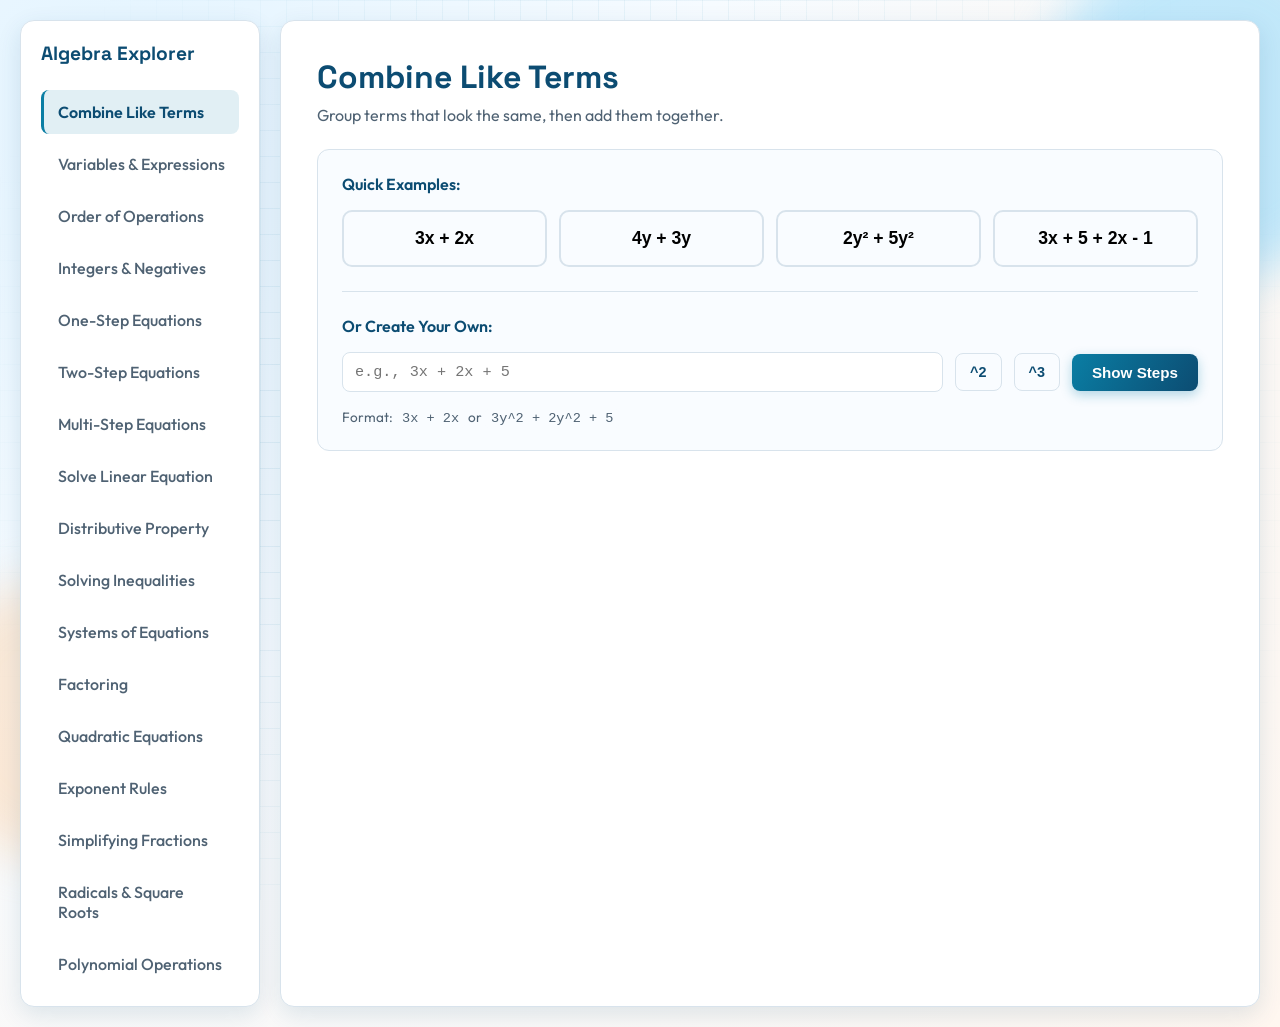
<file: Algebra Explorer/index.html>
<!DOCTYPE html>
<html lang="en">
<head>
  <meta charset="UTF-8" />
  <meta name="viewport" content="width=device-width, initial-scale=1.0" />
  <title>Algebra Explorer</title>
  <link rel="preconnect" href="https://fonts.googleapis.com" />
  <link rel="preconnect" href="https://fonts.gstatic.com" crossorigin />
  <link href="https://fonts.googleapis.com/css2?family=Outfit:wght@300;400;500;600;700;800&family=Space+Grotesk:wght@500;700&display=swap" rel="stylesheet" />
  <link rel="stylesheet" href="styles.css" />
</head>
<body>
  <div class="bg-orb orb-1" aria-hidden="true"></div>
  <div class="bg-orb orb-2" aria-hidden="true"></div>
  <div class="bg-grid" aria-hidden="true"></div>

  <main>
    <div class="container">
      <nav class="sidebar">
        <div class="brand">Algebra Explorer</div>
        <ul class="menu">
          <li><a href="#" class="menu-link active" data-section="topic-likeTerms">Combine Like Terms</a></li>
          <li><a href="#" class="menu-link" data-section="topic-variables">Variables & Expressions</a></li>
          <li><a href="#" class="menu-link" data-section="topic-pemdas">Order of Operations</a></li>
          <li><a href="#" class="menu-link" data-section="topic-integers">Integers & Negatives</a></li>
          <li><a href="#" class="menu-link" data-section="topic-oneStep">One-Step Equations</a></li>
          <li><a href="#" class="menu-link" data-section="topic-twoStep">Two-Step Equations</a></li>
          <li><a href="#" class="menu-link" data-section="topic-multiStep">Multi-Step Equations</a></li>
          <li><a href="#" class="menu-link" data-section="topic-solveEq">Solve Linear Equation</a></li>
          <li><a href="#" class="menu-link" data-section="topic-distribute">Distributive Property</a></li>
          <li><a href="#" class="menu-link" data-section="topic-inequalities">Solving Inequalities</a></li>
          <li><a href="#" class="menu-link" data-section="topic-systems">Systems of Equations</a></li>
          <li><a href="#" class="menu-link" data-section="topic-factoring">Factoring</a></li>
          <li><a href="#" class="menu-link" data-section="topic-quadratic">Quadratic Equations</a></li>
          <li><a href="#" class="menu-link" data-section="topic-exponents">Exponent Rules</a></li>
          <li><a href="#" class="menu-link" data-section="topic-fractions">Simplifying Fractions</a></li>
          <li><a href="#" class="menu-link" data-section="topic-radicals">Radicals & Square Roots</a></li>
          <li><a href="#" class="menu-link" data-section="topic-polynomials">Polynomial Operations</a></li>
        </ul>
      </nav>

      <div class="content">
        <!-- Combine Like Terms -->
        <section id="topic-likeTerms" class="topic active">
          <h1>Combine Like Terms</h1>
          <p class="subtitle">Group terms that look the same, then add them together.</p>
          
          <div class="card">
            <p style="margin: 0 0 16px; font-weight: 600; color: var(--brand-deep);">Quick Examples:</p>
            <div id="lt-examples" style="display: grid; grid-template-columns: repeat(auto-fit, minmax(200px, 1fr)); gap: 12px; margin-bottom: 24px;"></div>
            
            <hr style="border: none; border-top: 1px solid var(--line); margin: 24px 0;">
            
            <p style="margin: 0 0 16px; font-weight: 600; color: var(--brand-deep);">Or Create Your Own:</p>
            <div style="display: flex; gap: 12px; margin-bottom: 16px; flex-wrap: wrap; align-items: center;">
              <input type="text" id="lt-custom-input" placeholder="e.g., 3x + 2x + 5" style="flex: 1; min-width: 180px; padding: 10px 12px; border: 1px solid var(--line); border-radius: 8px; font-family: monospace; font-size: 0.95rem;">
              <button class="btn-secondary" id="lt-pow2-btn" style="padding: 10px 14px; font-size: 0.9rem;">^2</button>
              <button class="btn-secondary" id="lt-pow3-btn" style="padding: 10px 14px; font-size: 0.9rem;">^3</button>
              <button class="btn-primary" id="lt-custom-btn">Show Steps</button>
            </div>
            <p style="font-size: 0.85rem; color: var(--muted); margin: 0;">Format: <code style="background: var(--light); padding: 2px 6px; border-radius: 4px;">3x + 2x</code> or <code style="background: var(--light); padding: 2px 6px; border-radius: 4px;">3y^2 + 2y^2 + 5</code></p>
            
            <div id="lt-steps-container" style="display: none; margin-top: 24px;"></div>
          </div>
        </section>

        <!-- Solve Linear Equation -->
        <section id="topic-solveEq" class="topic">
          <h1>Solve Linear Equation</h1>
          <p class="subtitle">Find the value of x that makes the equation true.</p>
          
          <div class="card">
            <p style="margin: 0 0 16px; font-weight: 600; color: var(--brand-deep);">Quick Examples:</p>
            <div id="se-examples" style="display: grid; grid-template-columns: repeat(auto-fit, minmax(200px, 1fr)); gap: 12px; margin-bottom: 24px;"></div>
            
            <hr style="border: none; border-top: 1px solid var(--line); margin: 24px 0;">
            
            <p style="margin: 0 0 16px; font-weight: 600; color: var(--brand-deep);">Or Create Your Own:</p>
            <div style="display: flex; gap: 12px; margin-bottom: 16px; flex-wrap: wrap; align-items: center;">
              <input type="text" id="se-custom-input" placeholder="e.g., 5x + 3 = 2x + 15" style="flex: 1; min-width: 220px; padding: 10px 12px; border: 1px solid var(--line); border-radius: 8px; font-family: monospace; font-size: 0.95rem;">
              <button class="btn-primary" id="se-custom-btn">Show Steps</button>
            </div>
            <p style="font-size: 0.85rem; color: var(--muted); margin: 0;">Format: <code style="background: var(--light); padding: 2px 6px; border-radius: 4px;">ax + b = cx + d</code></p>
            
            <div id="se-steps-container" style="display: none; margin-top: 24px;"></div>
          </div>
        </section>

        <!-- Distributive Property -->
        <section id="topic-distribute" class="topic">
          <h1>Distributive Property</h1>
          <p class="subtitle">Multiply a number by terms inside parentheses.</p>
          
          <div class="card">
            <p style="margin: 0 0 16px; font-weight: 600; color: var(--brand-deep);">Quick Examples:</p>
            <div id="dist-examples" style="display: grid; grid-template-columns: repeat(auto-fit, minmax(200px, 1fr)); gap: 12px; margin-bottom: 24px;"></div>
            
            <hr style="border: none; border-top: 1px solid var(--line); margin: 24px 0;">
            
            <p style="margin: 0 0 16px; font-weight: 600; color: var(--brand-deep);">Or Create Your Own:</p>
            <div style="display: flex; gap: 12px; margin-bottom: 16px; flex-wrap: wrap;">
              <input type="text" id="dist-custom-input" placeholder="e.g., 3(2x + 5)" style="flex: 1; min-width: 180px; padding: 10px 12px; border: 1px solid var(--line); border-radius: 8px; font-family: monospace; font-size: 0.95rem;">
              <button class="btn-primary" id="dist-custom-btn">Show Steps</button>
            </div>
            <p style="font-size: 0.85rem; color: var(--muted); margin: 0;">Format: <code style="background: var(--light); padding: 2px 6px; border-radius: 4px;">k(mx + n)</code></p>
            
            <div id="dist-steps-container" style="display: none; margin-top: 24px;"></div>
          </div>
        </section>

        <!-- Variables & Expressions -->
        <section id="topic-variables" class="topic">
          <h1>Variables & Expressions</h1>
          <p class="subtitle">Identify parts of algebraic expressions.</p>
          <div class="card">
            <p style="margin: 0 0 16px; font-weight: 600; color: var(--brand-deep);">Quick Examples:</p>
            <div id="var-examples" style="display: grid; grid-template-columns: repeat(auto-fit, minmax(200px, 1fr)); gap: 12px; margin-bottom: 24px;"></div>
            <hr style="border: none; border-top: 1px solid var(--line); margin: 24px 0;">
            <p style="margin: 0 0 16px; font-weight: 600; color: var(--brand-deep);">Or Enter Your Own:</p>
            <div style="display: flex; gap: 12px; margin-bottom: 16px;">
              <input type="text" id="var-custom-input" placeholder="e.g., 3x + 5y - 2" style="flex: 1; padding: 10px 12px; border: 1px solid var(--line); border-radius: 8px; font-family: monospace;">
              <button class="btn-primary" id="var-custom-btn">Analyze</button>
            </div>
            <div id="var-steps-container" style="display: none; margin-top: 24px;"></div>
          </div>
        </section>

        <!-- Order of Operations -->
        <section id="topic-pemdas" class="topic">
          <h1>Order of Operations (PEMDAS)</h1>
          <p class="subtitle">Solve expressions step-by-step using the correct order.</p>
          <div class="card">
            <p style="margin: 0 0 16px; font-weight: 600; color: var(--brand-deep);">Quick Examples:</p>
            <div id="pemdas-examples" style="display: grid; grid-template-columns: repeat(auto-fit, minmax(200px, 1fr)); gap: 12px; margin-bottom: 24px;"></div>
            <hr style="border: none; border-top: 1px solid var(--line); margin: 24px 0;">
            <p style="margin: 0 0 16px; font-weight: 600; color: var(--brand-deep);">Or Enter Your Own:</p>
            <div style="display: flex; gap: 12px; margin-bottom: 16px;">
              <input type="text" id="pemdas-custom-input" placeholder="e.g., 2 + 3 × 4" style="flex: 1; padding: 10px 12px; border: 1px solid var(--line); border-radius: 8px; font-family: monospace;">
              <button class="btn-primary" id="pemdas-custom-btn">Solve</button>
            </div>
            <div id="pemdas-steps-container" style="display: none; margin-top: 24px;"></div>
          </div>
        </section>

        <!-- Integers & Negatives -->
        <section id="topic-integers" class="topic">
          <h1>Integers & Negatives</h1>
          <p class="subtitle">Add, subtract, multiply with negative numbers.</p>
          <div class="card">
            <p style="margin: 0 0 16px; font-weight: 600; color: var(--brand-deep);">Quick Examples:</p>
            <div id="int-examples" style="display: grid; grid-template-columns: repeat(auto-fit, minmax(200px, 1fr)); gap: 12px; margin-bottom: 24px;"></div>
            <hr style="border: none; border-top: 1px solid var(--line); margin: 24px 0;">
            <p style="margin: 0 0 16px; font-weight: 600; color: var(--brand-deep);">Or Enter Your Own:</p>
            <div style="display: flex; gap: 12px; margin-bottom: 16px;">
              <input type="text" id="int-custom-input" placeholder="e.g., -5 + 3" style="flex: 1; padding: 10px 12px; border: 1px solid var(--line); border-radius: 8px; font-family: monospace;">
              <button class="btn-primary" id="int-custom-btn">Solve</button>
            </div>
            <div id="int-steps-container" style="display: none; margin-top: 24px;"></div>
          </div>
        </section>

        <!-- One-Step Equations -->
        <section id="topic-oneStep" class="topic">
          <h1>One-Step Equations</h1>
          <p class="subtitle">Solve equations in just one operation.</p>
          <div class="card">
            <p style="margin: 0 0 16px; font-weight: 600; color: var(--brand-deep);">Quick Examples:</p>
            <div id="oneStep-examples" style="display: grid; grid-template-columns: repeat(auto-fit, minmax(200px, 1fr)); gap: 12px; margin-bottom: 24px;"></div>
            <hr style="border: none; border-top: 1px solid var(--line); margin: 24px 0;">
            <p style="margin: 0 0 16px; font-weight: 600; color: var(--brand-deep);">Or Enter Your Own:</p>
            <div style="display: flex; gap: 12px; margin-bottom: 16px;">
              <input type="text" id="oneStep-custom-input" placeholder="e.g., x + 5 = 12" style="flex: 1; padding: 10px 12px; border: 1px solid var(--line); border-radius: 8px; font-family: monospace;">
              <button class="btn-primary" id="oneStep-custom-btn">Solve</button>
            </div>
            <div id="oneStep-steps-container" style="display: none; margin-top: 24px;"></div>
          </div>
        </section>

        <!-- Two-Step Equations -->
        <section id="topic-twoStep" class="topic">
          <h1>Two-Step Equations</h1>
          <p class="subtitle">Solve equations using two operations.</p>
          <div class="card">
            <p style="margin: 0 0 16px; font-weight: 600; color: var(--brand-deep);">Quick Examples:</p>
            <div id="twoStep-examples" style="display: grid; grid-template-columns: repeat(auto-fit, minmax(200px, 1fr)); gap: 12px; margin-bottom: 24px;"></div>
            <hr style="border: none; border-top: 1px solid var(--line); margin: 24px 0;">
            <p style="margin: 0 0 16px; font-weight: 600; color: var(--brand-deep);">Or Enter Your Own:</p>
            <div style="display: flex; gap: 12px; margin-bottom: 16px;">
              <input type="text" id="twoStep-custom-input" placeholder="e.g., 2x + 3 = 9" style="flex: 1; padding: 10px 12px; border: 1px solid var(--line); border-radius: 8px; font-family: monospace;">
              <button class="btn-primary" id="twoStep-custom-btn">Solve</button>
            </div>
            <div id="twoStep-steps-container" style="display: none; margin-top: 24px;"></div>
          </div>
        </section>

        <!-- Multi-Step Equations -->
        <section id="topic-multiStep" class="topic">
          <h1>Multi-Step Equations</h1>
          <p class="subtitle">Solve complex equations with many operations.</p>
          <div class="card">
            <p style="margin: 0 0 16px; font-weight: 600; color: var(--brand-deep);">Quick Examples:</p>
            <div id="multiStep-examples" style="display: grid; grid-template-columns: repeat(auto-fit, minmax(200px, 1fr)); gap: 12px; margin-bottom: 24px;"></div>
            <hr style="border: none; border-top: 1px solid var(--line); margin: 24px 0;">
            <p style="margin: 0 0 16px; font-weight: 600; color: var(--brand-deep);">Or Enter Your Own:</p>
            <div style="display: flex; gap: 12px; margin-bottom: 16px;">
              <input type="text" id="multiStep-custom-input" placeholder="e.g., 2x + 3 + x = 12" style="flex: 1; padding: 10px 12px; border: 1px solid var(--line); border-radius: 8px; font-family: monospace;">
              <button class="btn-primary" id="multiStep-custom-btn">Solve</button>
            </div>
            <div id="multiStep-steps-container" style="display: none; margin-top: 24px;"></div>
          </div>
        </section>

        <!-- Inequalities -->
        <section id="topic-inequalities" class="topic">
          <h1>Solving Inequalities</h1>
          <p class="subtitle">Solve inequalities like equations (remember: flip the sign!).</p>
          <div class="card">
            <p style="margin: 0 0 16px; font-weight: 600; color: var(--brand-deep);">Quick Examples:</p>
            <div id="ineq-examples" style="display: grid; grid-template-columns: repeat(auto-fit, minmax(200px, 1fr)); gap: 12px; margin-bottom: 24px;"></div>
            <hr style="border: none; border-top: 1px solid var(--line); margin: 24px 0;">
            <p style="margin: 0 0 16px; font-weight: 600; color: var(--brand-deep);">Or Enter Your Own:</p>
            <div style="display: flex; gap: 12px; margin-bottom: 16px;">
              <input type="text" id="ineq-custom-input" placeholder="e.g., 2x + 3 > 9" style="flex: 1; padding: 10px 12px; border: 1px solid var(--line); border-radius: 8px; font-family: monospace;">
              <button class="btn-primary" id="ineq-custom-btn">Solve</button>
            </div>
            <div id="ineq-steps-container" style="display: none; margin-top: 24px;"></div>
          </div>
        </section>

        <!-- Systems of Equations -->
        <section id="topic-systems" class="topic">
          <h1>Systems of Equations</h1>
          <p class="subtitle">Solve two equations together to find where they meet.</p>
          <div class="card">
            <p style="margin: 0 0 16px; font-weight: 600; color: var(--brand-deep);">Quick Examples:</p>
            <div id="sys-examples" style="display: grid; grid-template-columns: repeat(auto-fit, minmax(200px, 1fr)); gap: 12px; margin-bottom: 24px;"></div>
            <hr style="border: none; border-top: 1px solid var(--line); margin: 24px 0;">
            <p style="margin: 0 0 16px; font-weight: 600; color: var(--brand-deep);">Or Enter Your Own:</p>
            <div style="display: flex; gap: 12px; margin-bottom: 16px; flex-direction: column;">
              <input type="text" id="sys-custom-input-1" placeholder="Equation 1: x + y = 5" style="padding: 10px 12px; border: 1px solid var(--line); border-radius: 8px; font-family: monospace;">
              <input type="text" id="sys-custom-input-2" placeholder="Equation 2: 2x - y = 4" style="padding: 10px 12px; border: 1px solid var(--line); border-radius: 8px; font-family: monospace;">
              <button class="btn-primary" id="sys-custom-btn">Solve</button>
            </div>
            <div id="sys-steps-container" style="display: none; margin-top: 24px;"></div>
          </div>
        </section>

        <!-- Factoring -->
        <section id="topic-factoring" class="topic">
          <h1>Factoring</h1>
          <p class="subtitle">Break down expressions into their factors.</p>
          <div class="card">
            <p style="margin: 0 0 16px; font-weight: 600; color: var(--brand-deep);">Quick Examples:</p>
            <div id="factor-examples" style="display: grid; grid-template-columns: repeat(auto-fit, minmax(200px, 1fr)); gap: 12px; margin-bottom: 24px;"></div>
            <hr style="border: none; border-top: 1px solid var(--line); margin: 24px 0;">
            <p style="margin: 0 0 16px; font-weight: 600; color: var(--brand-deep);">Or Enter Your Own:</p>
            <div style="display: flex; gap: 12px; margin-bottom: 16px;">
              <input type="text" id="factor-custom-input" placeholder="e.g., x^2 + 5x + 6" style="flex: 1; padding: 10px 12px; border: 1px solid var(--line); border-radius: 8px; font-family: monospace;">
              <button class="btn-primary" id="factor-custom-btn">Factor</button>
            </div>
            <div id="factor-steps-container" style="display: none; margin-top: 24px;"></div>
          </div>
        </section>

        <!-- Quadratic Equations -->
        <section id="topic-quadratic" class="topic">
          <h1>Quadratic Equations</h1>
          <p class="subtitle">Solve equations with x² terms.</p>
          <div class="card">
            <p style="margin: 0 0 16px; font-weight: 600; color: var(--brand-deep);">Quick Examples:</p>
            <div id="quad-examples" style="display: grid; grid-template-columns: repeat(auto-fit, minmax(200px, 1fr)); gap: 12px; margin-bottom: 24px;"></div>
            <hr style="border: none; border-top: 1px solid var(--line); margin: 24px 0;">
            <p style="margin: 0 0 16px; font-weight: 600; color: var(--brand-deep);">Or Enter Your Own:</p>
            <div style="display: flex; gap: 12px; margin-bottom: 16px;">
              <input type="text" id="quad-custom-input" placeholder="e.g., x^2 + 3x + 2 = 0" style="flex: 1; padding: 10px 12px; border: 1px solid var(--line); border-radius: 8px; font-family: monospace;">
              <button class="btn-primary" id="quad-custom-btn">Solve</button>
            </div>
            <div id="quad-steps-container" style="display: none; margin-top: 24px;"></div>
          </div>
        </section>

        <!-- Exponent Rules -->
        <section id="topic-exponents" class="topic">
          <h1>Exponent Rules</h1>
          <p class="subtitle">Simplify expressions with powers using rules.</p>
          <div class="card">
            <p style="margin: 0 0 16px; font-weight: 600; color: var(--brand-deep);">Quick Examples:</p>
            <div id="exp-examples" style="display: grid; grid-template-columns: repeat(auto-fit, minmax(200px, 1fr)); gap: 12px; margin-bottom: 24px;"></div>
            <hr style="border: none; border-top: 1px solid var(--line); margin: 24px 0;">
            <p style="margin: 0 0 16px; font-weight: 600; color: var(--brand-deep);">Or Enter Your Own:</p>
            <div style="display: flex; gap: 12px; margin-bottom: 16px;">
              <input type="text" id="exp-custom-input" placeholder="e.g., x^2 × x^3" style="flex: 1; padding: 10px 12px; border: 1px solid var(--line); border-radius: 8px; font-family: monospace;">
              <button class="btn-primary" id="exp-custom-btn">Simplify</button>
            </div>
            <div id="exp-steps-container" style="display: none; margin-top: 24px;"></div>
          </div>
        </section>

        <!-- Simplifying Fractions -->
        <section id="topic-fractions" class="topic">
          <h1>Simplifying Fractions</h1>
          <p class="subtitle">Reduce fractions with variables to lowest terms.</p>
          <div class="card">
            <p style="margin: 0 0 16px; font-weight: 600; color: var(--brand-deep);">Quick Examples:</p>
            <div id="frac-examples" style="display: grid; grid-template-columns: repeat(auto-fit, minmax(200px, 1fr)); gap: 12px; margin-bottom: 24px;"></div>
            <hr style="border: none; border-top: 1px solid var(--line); margin: 24px 0;">
            <p style="margin: 0 0 16px; font-weight: 600; color: var(--brand-deep);">Or Enter Your Own:</p>
            <div style="display: flex; gap: 12px; margin-bottom: 16px;">
              <input type="text" id="frac-custom-input" placeholder="e.g., 6x/9" style="flex: 1; padding: 10px 12px; border: 1px solid var(--line); border-radius: 8px; font-family: monospace;">
              <button class="btn-primary" id="frac-custom-btn">Simplify</button>
            </div>
            <div id="frac-steps-container" style="display: none; margin-top: 24px;"></div>
          </div>
        </section>

        <!-- Radicals & Square Roots -->
        <section id="topic-radicals" class="topic">
          <h1>Radicals & Square Roots</h1>
          <p class="subtitle">Simplify square roots and radical expressions.</p>
          <div class="card">
            <p style="margin: 0 0 16px; font-weight: 600; color: var(--brand-deep);">Quick Examples:</p>
            <div id="rad-examples" style="display: grid; grid-template-columns: repeat(auto-fit, minmax(200px, 1fr)); gap: 12px; margin-bottom: 24px;"></div>
            <hr style="border: none; border-top: 1px solid var(--line); margin: 24px 0;">
            <p style="margin: 0 0 16px; font-weight: 600; color: var(--brand-deep);">Or Enter Your Own:</p>
            <div style="display: flex; gap: 12px; margin-bottom: 16px;">
              <input type="text" id="rad-custom-input" placeholder="e.g., √12" style="flex: 1; padding: 10px 12px; border: 1px solid var(--line); border-radius: 8px; font-family: monospace;">
              <button class="btn-primary" id="rad-custom-btn">Simplify</button>
            </div>
            <div id="rad-steps-container" style="display: none; margin-top: 24px;"></div>
          </div>
        </section>

        <!-- Polynomial Operations -->
        <section id="topic-polynomials" class="topic">
          <h1>Polynomial Operations</h1>
          <p class="subtitle">Add, subtract, and multiply polynomials.</p>
          <div class="card">
            <p style="margin: 0 0 16px; font-weight: 600; color: var(--brand-deep);">Quick Examples:</p>
            <div id="poly-examples" style="display: grid; grid-template-columns: repeat(auto-fit, minmax(200px, 1fr)); gap: 12px; margin-bottom: 24px;"></div>
            <hr style="border: none; border-top: 1px solid var(--line); margin: 24px 0;">
            <p style="margin: 0 0 16px; font-weight: 600; color: var(--brand-deep);">Or Enter Your Own:</p>
            <div style="display: flex; gap: 12px; margin-bottom: 16px;">
              <input type="text" id="poly-custom-input" placeholder="e.g., (x + 2)(x + 3)" style="flex: 1; padding: 10px 12px; border: 1px solid var(--line); border-radius: 8px; font-family: monospace;">
              <button class="btn-primary" id="poly-custom-btn">Expand</button>
            </div>
            <div id="poly-steps-container" style="display: none; margin-top: 24px;"></div>
          </div>
        </section>
      </div>
    </div>
  </main>

  <script src="app.js"></script>
</body>
</html>
</file>
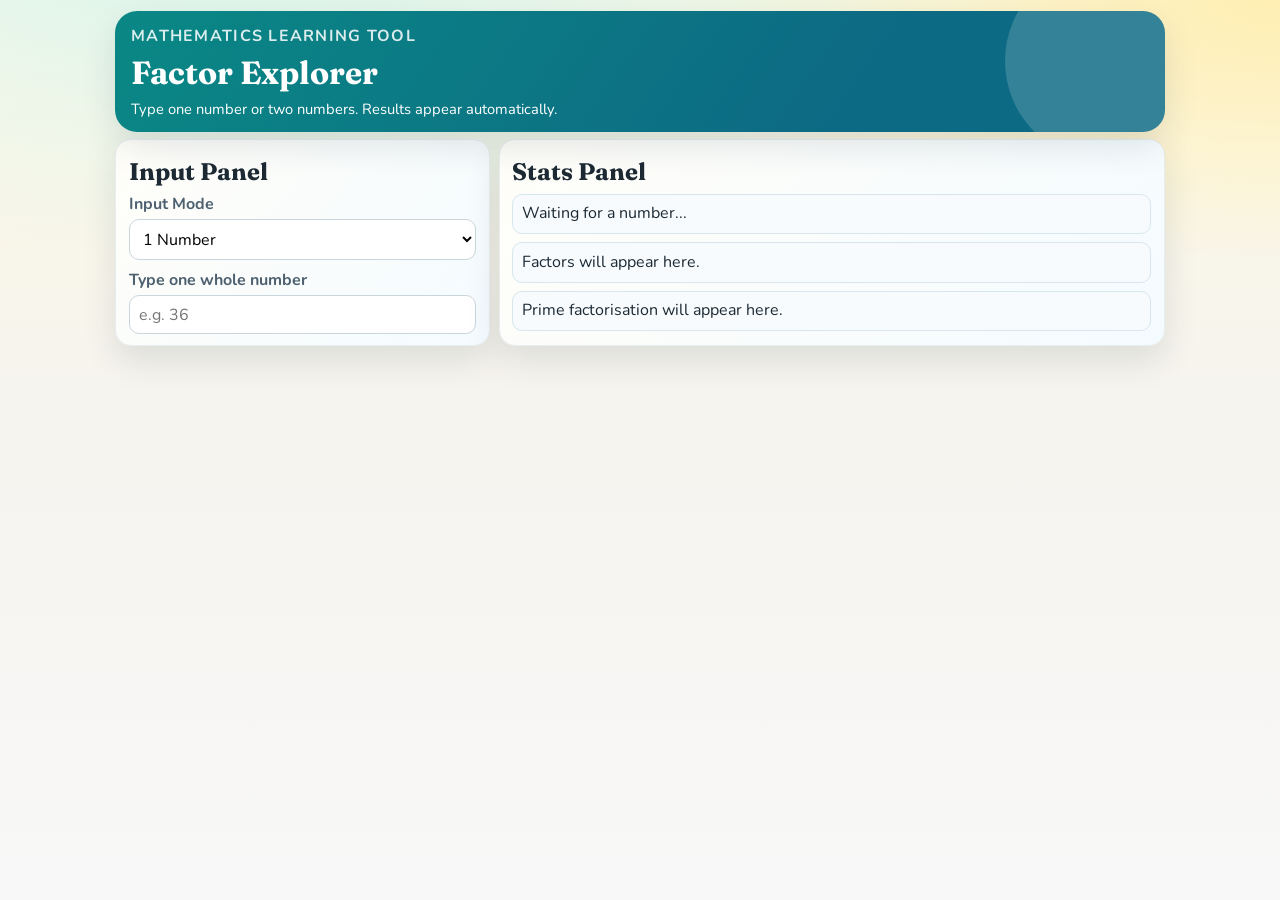
<file: Factors Explorer/index.html>
<!DOCTYPE html>
<html lang="en">
<head>
  <meta charset="UTF-8" />
  <meta name="viewport" content="width=device-width, initial-scale=1.0" />
  <title>Factor Explorer</title>
  <link rel="preconnect" href="https://fonts.googleapis.com" />
  <link rel="preconnect" href="https://fonts.gstatic.com" crossorigin />
  <link href="https://fonts.googleapis.com/css2?family=Nunito:wght@400;600;700;800&family=Fraunces:opsz,wght@9..144,600;9..144,700&display=swap" rel="stylesheet" />
  <link rel="stylesheet" href="styles.css" />
</head>
<body>
  <header class="hero">
    <div class="hero__content container">
      <p class="eyebrow">Mathematics Learning Tool</p>
      <h1>Factor Explorer</h1>
      <p class="subtitle">Type one number or two numbers. Results appear automatically.</p>
    </div>
  </header>

  <main class="container main-grid app-fit">
    <section class="card simple-card panel-card" id="inputPanel">
      <h2>Input Panel</h2>
      <label for="modeSelect">Input Mode</label>
      <select id="modeSelect" aria-label="Choose one or two number mode">
        <option value="one">1 Number</option>
        <option value="two">2 Numbers</option>
      </select>

      <div id="oneInputGroup" class="input-group">
        <label for="singleNumberInput">Type one whole number</label>
        <input id="singleNumberInput" type="number" min="1" placeholder="e.g. 36" />
      </div>

      <div id="twoInputGroup" class="input-group hidden">
        <p class="helper-text">Type both numbers. GCD and LCM appear automatically.</p>
        <div class="two-inputs">
          <div>
            <label for="numA">First number</label>
            <input id="numA" type="number" min="1" placeholder="e.g. 18" />
          </div>
          <div>
            <label for="numB">Second number</label>
            <input id="numB" type="number" min="1" placeholder="e.g. 24" />
          </div>
        </div>
      </div>
    </section>

    <section class="card simple-card panel-card" id="statsPanel">
      <h2>Stats Panel</h2>
      <div id="oneOutputGroup">
        <div id="singleExploreHint" class="result" aria-live="polite">Waiting for a number...</div>
        <div id="factorResult" class="result" aria-live="polite">Factors will appear here.</div>
        <div id="primeResult" class="result" aria-live="polite">Prime factorisation will appear here.</div>

        <div id="singleStatsWrap" class="table-wrap hidden" aria-live="polite">
          <h3>Factor Stats</h3>
          <table class="stats-table">
            <thead>
              <tr>
                <th>Stat</th>
                <th>Value</th>
              </tr>
            </thead>
            <tbody id="singleStatsBody"></tbody>
          </table>
        </div>
      </div>

      <div id="twoOutputGroup" class="hidden">
        <div id="gcdLcmResult" class="result" aria-live="polite">Waiting for two numbers...</div>

        <div id="twoStatsWrap" class="table-wrap hidden" aria-live="polite">
          <h3>Two-Number Stats</h3>
          <table class="stats-table">
            <thead>
              <tr>
                <th>Stat</th>
                <th>Value</th>
              </tr>
            </thead>
            <tbody id="twoStatsBody"></tbody>
          </table>
        </div>
      </div>
    </section>
  </main>

  <script src="app.js"></script>
</body>
</html>
</file>
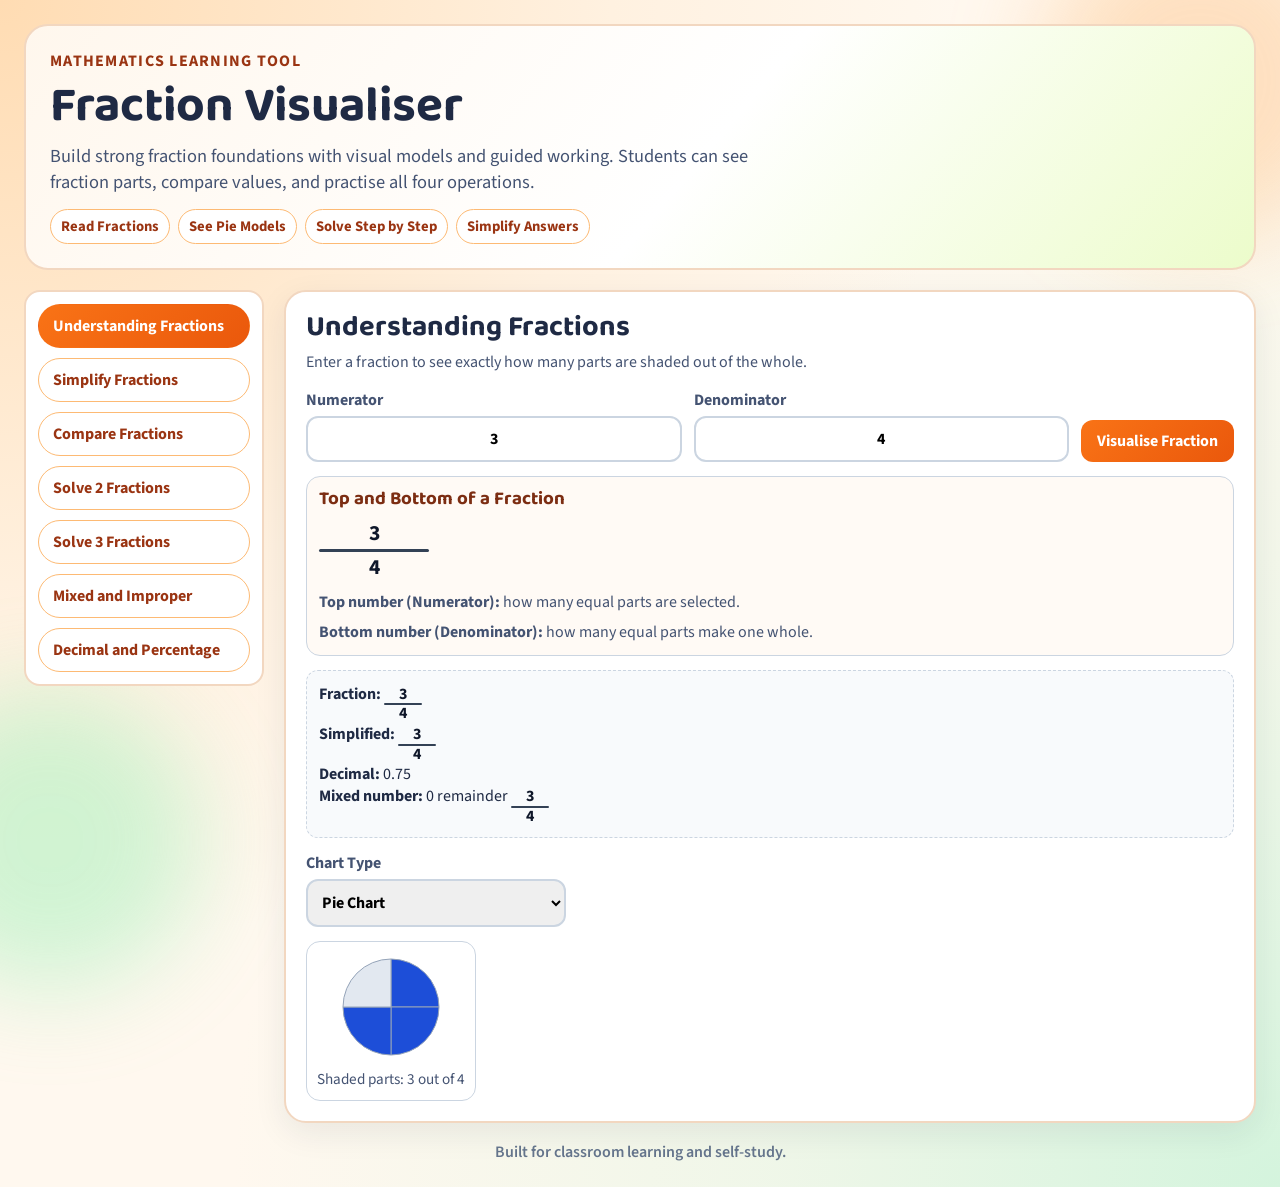
<file: Fraction Visualiser/index.html>
<!DOCTYPE html>
<html lang="en">
<head>
  <meta charset="UTF-8" />
  <meta name="viewport" content="width=device-width, initial-scale=1.0" />
  <title>Fraction Visualiser</title>
  <link rel="preconnect" href="https://fonts.googleapis.com" />
  <link rel="preconnect" href="https://fonts.gstatic.com" crossorigin />
  <link href="https://fonts.googleapis.com/css2?family=Baloo+2:wght@500;700&family=Source+Sans+3:wght@400;600;700&display=swap" rel="stylesheet" />
  <link rel="stylesheet" href="styles.css" />
</head>
<body>
  <div class="bg-shape bg-shape-a"></div>
  <div class="bg-shape bg-shape-b"></div>

  <header class="hero">
    <p class="kicker">Mathematics Learning Tool</p>
    <h1>Fraction Visualiser</h1>
    <p class="hero-text">
      Build strong fraction foundations with visual models and guided working.
      Students can see fraction parts, compare values, and practise all four operations.
    </p>
    <div class="learning-path" aria-label="Learning path">
      <span>Read Fractions</span>
      <span>See Pie Models</span>
      <span>Solve Step by Step</span>
      <span>Simplify Answers</span>
    </div>
  </header>

  <main class="layout">
    <nav class="menu-tabs" aria-label="Fraction learning menu">
      <button class="menu-tab active" data-view="how-fractions" type="button">Understanding Fractions</button>
      <button class="menu-tab" data-view="simplify" type="button">Simplify Fractions</button>
      <button class="menu-tab" data-view="compare" type="button">Compare Fractions</button>
      <button class="menu-tab" data-view="solve-2" type="button">Solve 2 Fractions</button>
      <button class="menu-tab" data-view="solve-3" type="button">Solve 3 Fractions</button>
      <button class="menu-tab" data-view="mixed-improper" type="button">Mixed and Improper</button>
      <button class="menu-tab" data-view="decimal-percent" type="button">Decimal and Percentage</button>
    </nav>

    <section class="card view-panel" id="how-fractions-panel" aria-labelledby="fraction-visualiser-title">
      <h2 id="fraction-visualiser-title">Understanding Fractions</h2>
      <p class="card-intro">
        Enter a fraction to see exactly how many parts are shaded out of the whole.
      </p>

      <form id="single-fraction-form" class="inline-form" autocomplete="off">
        <label>
          Numerator
          <input id="single-numerator" type="number" min="0" value="3" required />
        </label>
        <label>
          Denominator
          <input id="single-denominator" type="number" min="1" value="4" required />
        </label>
        <button type="submit">Visualise Fraction</button>
      </form>

      <div class="fraction-anatomy" aria-live="polite">
        <h3>Top and Bottom of a Fraction</h3>
        <div class="fraction-stack" role="img" aria-label="Fraction with top numerator and bottom denominator labels">
          <span id="anatomy-numerator" class="top">3</span>
          <span class="bar" aria-hidden="true"></span>
          <span id="anatomy-denominator" class="bottom">4</span>
        </div>
        <p>
          <strong>Top number (Numerator):</strong> how many equal parts are selected.
        </p>
        <p>
          <strong>Bottom number (Denominator):</strong> how many equal parts make one whole.
        </p>
      </div>

      <div class="facts" id="single-fraction-facts" aria-live="polite"></div>
      <label class="chart-toggle chart-toggle-near-visual" for="single-chart-type">
        Chart Type
        <select id="single-chart-type" aria-label="Choose chart type for understanding fractions">
          <option value="pie">Pie Chart</option>
          <option value="bar">Fraction Bar</option>
          <option value="number-line">Number Line</option>
          <option value="area-grid">Area Grid</option>
        </select>
      </label>
      <div id="single-fraction-pies" class="pie-grid" aria-live="polite"></div>
    </section>

    <section class="card view-panel hidden-panel" id="simplify-panel" aria-labelledby="simplify-panel-title">
      <h2 id="simplify-panel-title">Simplify Fractions</h2>
      <p class="card-intro">
        Practise reducing fractions to their simplest form using common factors.
      </p>

      <article class="mini-card" aria-labelledby="simplify-title">
        <h3 id="simplify-title">Simplify Fractions</h3>
        <p>Find the greatest common factor and divide top and bottom by the same number.</p>
        <form id="simplify-form" class="mini-form" autocomplete="off">
          <label>
            Numerator
            <input id="simplify-num" type="number" min="0" value="12" required />
          </label>
          <label>
            Denominator
            <input id="simplify-den" type="number" min="1" value="18" required />
          </label>
          <button type="submit">Simplify</button>
        </form>
        <div id="simplify-summary" class="facts" aria-live="polite"></div>
        <ol id="simplify-steps" class="steps" aria-live="polite"></ol>
      </article>
    </section>

    <section class="card view-panel hidden-panel" id="compare-panel" aria-labelledby="compare-panel-title">
      <h2 id="compare-panel-title">Compare Fractions</h2>
      <p class="card-intro">
        Practise deciding whether one fraction is greater than, less than, or equal to another.
      </p>

      <article class="mini-card" aria-labelledby="compare-title">
        <h3 id="compare-title">Greater Than / Less Than</h3>
        <p>Compare two fractions by rewriting them with the same denominator.</p>
        <form id="compare-form" class="operation-form compare-form" autocomplete="off">
          <div class="fraction-input">
            <h3>Fraction A</h3>
            <div class="fraction-editor" role="group" aria-label="Fraction A input">
              <input id="compare-a-num" type="number" min="0" value="3" required aria-label="Fraction A numerator" />
              <span class="fraction-line" aria-hidden="true"></span>
              <input id="compare-a-den" type="number" min="1" value="5" required aria-label="Fraction A denominator" />
            </div>
          </div>
          <div class="fraction-input">
            <h3>Fraction B</h3>
            <div class="fraction-editor" role="group" aria-label="Fraction B input">
              <input id="compare-b-num" type="number" min="0" value="2" required aria-label="Fraction B numerator" />
              <span class="fraction-line" aria-hidden="true"></span>
              <input id="compare-b-den" type="number" min="1" value="3" required aria-label="Fraction B denominator" />
            </div>
          </div>
          <button type="submit">Compare</button>
        </form>
        <div id="compare-summary" class="facts" aria-live="polite"></div>
        <ol id="compare-steps" class="steps" aria-live="polite"></ol>
      </article>
    </section>

    <section class="card view-panel hidden-panel" id="solve-2-panel" aria-labelledby="operations-title">
      <h2 id="operations-title">Solve 2 Fractions</h2>
      <p class="card-intro">
        Choose an operation and follow the method before viewing the full solution.
      </p>

      <form id="operation-form" class="operation-form" autocomplete="off">
        <div class="fraction-input">
          <h3>First Fraction</h3>
          <div class="fraction-editor" role="group" aria-label="First fraction input">
            <input id="a-num" type="number" min="0" value="1" required aria-label="First numerator" />
            <span class="fraction-line" aria-hidden="true"></span>
            <input id="a-den" type="number" min="1" value="2" required aria-label="First denominator" />
          </div>
        </div>

        <label class="operation-select-label">
          Operation
          <select id="operation" aria-label="Choose operation">
            <option value="add">Add (+)</option>
            <option value="subtract">Subtract (-)</option>
            <option value="multiply">Multiply (x)</option>
            <option value="divide">Divide (÷)</option>
          </select>
        </label>

        <div class="fraction-input">
          <h3>Second Fraction</h3>
          <div class="fraction-editor" role="group" aria-label="Second fraction input">
            <input id="b-num" type="number" min="0" value="1" required aria-label="Second numerator" />
            <span class="fraction-line" aria-hidden="true"></span>
            <input id="b-den" type="number" min="1" value="3" required aria-label="Second denominator" />
          </div>
        </div>

        <button type="submit">Show Steps</button>
      </form>

      <div id="operation-help" class="operation-help" aria-live="polite"></div>
      <div id="operation-math-why" class="operation-math-why" aria-live="polite"></div>

      <div id="operation-summary" class="facts" aria-live="polite"></div>
      <ol id="operation-steps" class="steps" aria-live="polite"></ol>

      <label class="chart-toggle chart-toggle-near-visual" for="solve2-chart-type">
        Chart Type
        <select id="solve2-chart-type" aria-label="Choose chart type for solve two fractions">
          <option value="pie">Pie Chart</option>
          <option value="bar">Fraction Bar</option>
          <option value="number-line">Number Line</option>
          <option value="area-grid">Area Grid</option>
        </select>
      </label>

      <div class="compare-area">
        <div>
          <h3>Fraction A</h3>
          <div id="fraction-a-pies" class="pie-grid compact"></div>
        </div>
        <div>
          <h3>Fraction B</h3>
          <div id="fraction-b-pies" class="pie-grid compact"></div>
        </div>
        <div>
          <h3>Result</h3>
          <div id="fraction-result-pies" class="pie-grid compact"></div>
        </div>
      </div>
    </section>

    <section class="card view-panel hidden-panel" id="solve-3-panel" aria-labelledby="solve3-title">
      <h2 id="solve3-title">Solve 3 Fractions</h2>
      <p class="card-intro">
        Solve three fractions with +, -, x, and ÷ using step-by-step working.
      </p>

      <form id="solve3-form" class="operation-form three-form" autocomplete="off">
        <div class="fraction-input">
          <h3>Fraction 1</h3>
          <div class="fraction-editor" role="group" aria-label="Fraction one input">
            <input id="c-num" type="number" min="0" value="1" required aria-label="First numerator" />
            <span class="fraction-line" aria-hidden="true"></span>
            <input id="c-den" type="number" min="1" value="2" required aria-label="First denominator" />
          </div>
        </div>

        <label class="operation-select-label">
          Operation 1
          <select id="operation-one" aria-label="Choose first operation">
            <option value="add">Add (+)</option>
            <option value="subtract">Subtract (-)</option>
            <option value="multiply">Multiply (x)</option>
            <option value="divide">Divide (÷)</option>
          </select>
        </label>

        <div class="fraction-input">
          <h3>Fraction 2</h3>
          <div class="fraction-editor" role="group" aria-label="Fraction two input">
            <input id="d-num" type="number" min="0" value="1" required aria-label="Second numerator" />
            <span class="fraction-line" aria-hidden="true"></span>
            <input id="d-den" type="number" min="1" value="3" required aria-label="Second denominator" />
          </div>
        </div>

        <label class="operation-select-label">
          Operation 2
          <select id="operation-two" aria-label="Choose second operation">
            <option value="add">Add (+)</option>
            <option value="subtract">Subtract (-)</option>
            <option value="multiply">Multiply (x)</option>
            <option value="divide">Divide (÷)</option>
          </select>
        </label>

        <div class="fraction-input">
          <h3>Fraction 3</h3>
          <div class="fraction-editor" role="group" aria-label="Fraction three input">
            <input id="e-num" type="number" min="0" value="1" required aria-label="Third numerator" />
            <span class="fraction-line" aria-hidden="true"></span>
            <input id="e-den" type="number" min="1" value="4" required aria-label="Third denominator" />
          </div>
        </div>

        <button type="submit">Show Steps</button>
      </form>

      <div id="solve3-help" class="operation-help" aria-live="polite"></div>
      <div id="solve3-math-why" class="operation-math-why" aria-live="polite"></div>

      <div id="solve3-summary" class="facts" aria-live="polite"></div>
      <ol id="solve3-steps" class="steps" aria-live="polite"></ol>

      <label class="chart-toggle chart-toggle-near-visual" for="solve3-chart-type">
        Chart Type
        <select id="solve3-chart-type" aria-label="Choose chart type for solve three fractions">
          <option value="pie">Pie Chart</option>
          <option value="bar">Fraction Bar</option>
          <option value="number-line">Number Line</option>
          <option value="area-grid">Area Grid</option>
        </select>
      </label>

      <div class="compare-area four-columns">
        <div>
          <h3>Fraction 1</h3>
          <div id="fraction-c-pies" class="pie-grid compact"></div>
        </div>
        <div>
          <h3>Fraction 2</h3>
          <div id="fraction-d-pies" class="pie-grid compact"></div>
        </div>
        <div>
          <h3>Fraction 3</h3>
          <div id="fraction-e-pies" class="pie-grid compact"></div>
        </div>
        <div>
          <h3>Result</h3>
          <div id="fraction-f-result-pies" class="pie-grid compact"></div>
        </div>
      </div>
    </section>

    <section class="card view-panel hidden-panel" id="mixed-improper-panel" aria-labelledby="mixed-improper-title">
      <h2 id="mixed-improper-title">Mixed and Improper Fractions</h2>
      <p class="card-intro">
        Convert mixed numbers to improper fractions and improper fractions to mixed numbers with clear steps.
      </p>

      <div class="tool-grid">
        <article class="mini-card" aria-labelledby="mixed-to-improper-title">
          <h3 id="mixed-to-improper-title">Mixed to Improper</h3>
          <p>Multiply whole by denominator, then add numerator.</p>
          <form id="mixed-to-improper-form" class="mini-form mixed-form" autocomplete="off">
            <div class="mixed-number-input" role="group" aria-label="Mixed number input">
              <p class="input-caption">Mixed Number Input</p>
              <div class="mixed-number-editor">
                <label class="sr-only" for="mixed-whole">Whole number</label>
                <input id="mixed-whole" type="number" min="0" value="2" required aria-label="Whole number" />

                <div class="fraction-editor compact-fraction-editor" role="group" aria-label="Fraction part input">
                  <label class="sr-only" for="mixed-num">Numerator</label>
                  <input id="mixed-num" type="number" min="0" value="1" required aria-label="Numerator" />
                  <span class="fraction-line" aria-hidden="true"></span>
                  <label class="sr-only" for="mixed-den">Denominator</label>
                  <input id="mixed-den" type="number" min="1" value="3" required aria-label="Denominator" />
                </div>
              </div>
            </div>
            <button type="submit">Convert</button>
          </form>
          <div id="mixed-to-improper-summary" class="facts" aria-live="polite"></div>
          <ol id="mixed-to-improper-steps" class="steps" aria-live="polite"></ol>
        </article>

        <article class="mini-card" aria-labelledby="improper-to-mixed-title">
          <h3 id="improper-to-mixed-title">Improper to Mixed</h3>
          <p>Divide numerator by denominator to get whole and remainder.</p>
          <form id="improper-to-mixed-form" class="mini-form improper-form" autocomplete="off">
            <div class="improper-fraction-input" role="group" aria-label="Improper fraction input">
              <p class="input-caption">Improper Fraction Input</p>
              <div class="fraction-editor compact-fraction-editor" role="group" aria-label="Improper fraction numerator and denominator">
                <label class="sr-only" for="improper-num">Numerator</label>
                <input id="improper-num" type="number" min="0" value="11" required aria-label="Numerator" />
                <span class="fraction-line" aria-hidden="true"></span>
                <label class="sr-only" for="improper-den">Denominator</label>
                <input id="improper-den" type="number" min="1" value="4" required aria-label="Denominator" />
              </div>
            </div>
            <button type="submit">Convert</button>
          </form>
          <div id="improper-to-mixed-summary" class="facts" aria-live="polite"></div>
          <ol id="improper-to-mixed-steps" class="steps" aria-live="polite"></ol>
        </article>
      </div>
    </section>

    <section class="card view-panel hidden-panel" id="decimal-percent-panel" aria-labelledby="decimal-percent-title">
      <h2 id="decimal-percent-title">Fraction to Decimal to Percentage</h2>
      <p class="card-intro">
        Convert a fraction to a decimal first, then scale by 100 to get a percentage.
      </p>

      <article class="mini-card" aria-labelledby="fraction-decimal-percent-title">
        <h3 id="fraction-decimal-percent-title">Conversion Demonstration</h3>
        <p>Follow each conversion step and see the final equivalent forms.</p>
        <form id="fraction-convert-form" class="mini-form" autocomplete="off">
          <label>
            Numerator
            <input id="convert-num" type="number" min="0" value="3" required />
          </label>
          <label>
            Denominator
            <input id="convert-den" type="number" min="1" value="8" required />
          </label>
          <button type="submit">Convert</button>
        </form>
        <div id="fraction-convert-summary" class="facts" aria-live="polite"></div>
        <div id="fraction-convert-explain" class="operation-math-why" aria-live="polite"></div>
        <ol id="fraction-convert-steps" class="steps" aria-live="polite"></ol>

        <div class="percent-grid-block" aria-live="polite">
          <h4>Percentage Grid (10 x 10)</h4>
          <p>Each full grid represents 100%. Shaded cells show the percentage value.</p>
          <div id="fraction-percent-grid" class="percent-grid-wrap"></div>
        </div>
      </article>
    </section>
  </main>

  <footer class="footer">Built for classroom learning and self-study.</footer>

  <script src="script.js"></script>
</body>
</html>
</file>
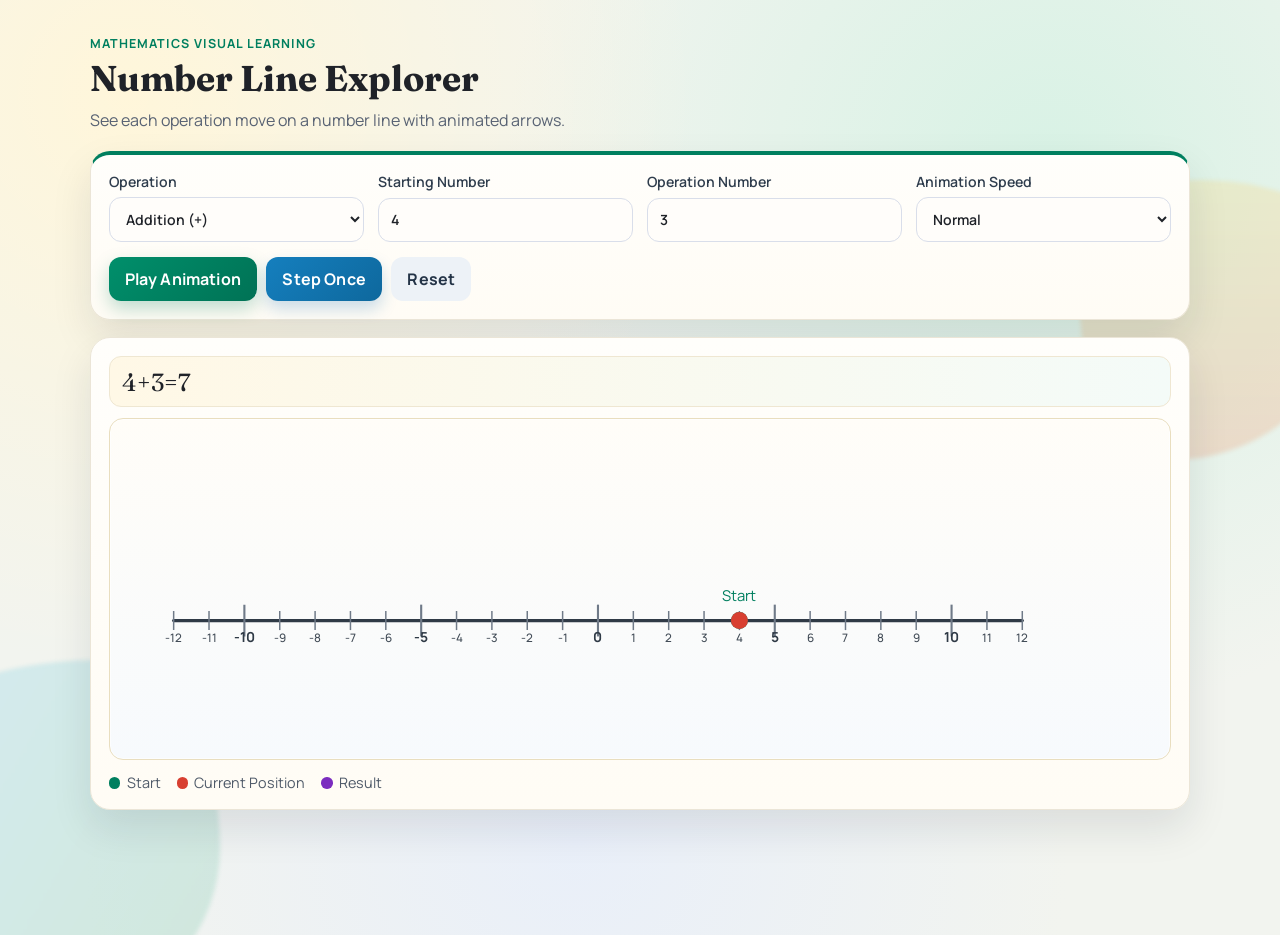
<file: Number Line Explorer/index.html>
<!DOCTYPE html>
<html lang="en">
  <head>
    <meta charset="UTF-8" />
    <meta name="viewport" content="width=device-width, initial-scale=1.0" />
    <title>Number Line Explorer</title>
    <meta
      name="description"
      content="Interactive number line for teaching addition, subtraction, multiplication, and division."
    />
    <link rel="preconnect" href="https://fonts.googleapis.com" />
    <link rel="preconnect" href="https://fonts.gstatic.com" crossorigin />
    <link
      href="https://fonts.googleapis.com/css2?family=Fraunces:opsz,wght@9..144,700&family=Manrope:wght@400;600;700&display=swap"
      rel="stylesheet"
    />
    <link rel="stylesheet" href="styles.css" />
  </head>
  <body>
    <div class="bg-shape bg-shape-a" aria-hidden="true"></div>
    <div class="bg-shape bg-shape-b" aria-hidden="true"></div>

    <main class="app-shell">
      <header class="app-header">
        <p class="eyebrow">Mathematics Visual Learning</p>
        <h1>Number Line Explorer</h1>
        <p class="subtitle">
          See each operation move on a number line with animated arrows.
        </p>
      </header>

      <section class="panel controls-panel" aria-label="Learning controls">
        <div class="control-grid">
          <label>
            Operation
            <select id="operation">
              <option value="add">Addition (+)</option>
              <option value="subtract">Subtraction (−)</option>
              <option value="multiply">Multiplication (×)</option>
              <option value="divide">Division (÷)</option>
            </select>
          </label>

          <label>
            Starting Number
            <input id="firstNumber" type="number" value="4" step="1" />
          </label>

          <label>
            Operation Number
            <input id="secondNumber" type="number" value="3" step="1" />
          </label>

          <label>
            Animation Speed
            <select id="speed">
              <option value="900">Slow</option>
              <option value="550" selected>Normal</option>
              <option value="250">Fast</option>
            </select>
          </label>
        </div>

        <div class="button-row">
          <button id="playBtn" class="btn btn-primary">Play Animation</button>
          <button id="stepBtn" class="btn btn-secondary">Step Once</button>
          <button id="resetBtn" class="btn btn-ghost">Reset</button>
        </div>
      </section>

      <section class="panel" aria-label="Number line visualizer">
        <div class="equation-strip">
          <span id="equation">4 + 3 = 7</span>
        </div>

        <div id="numberLineWrap" class="number-line-wrap">
          <svg id="numberLine" viewBox="0 0 1000 320" role="img" aria-label="Animated number line"></svg>
        </div>

        <div class="legend">
          <span><i class="dot dot-start"></i>Start</span>
          <span><i class="dot dot-current"></i>Current Position</span>
          <span><i class="dot dot-result"></i>Result</span>
        </div>
      </section>
    </main>

    <script src="script.js"></script>
  </body>
</html>
</file>
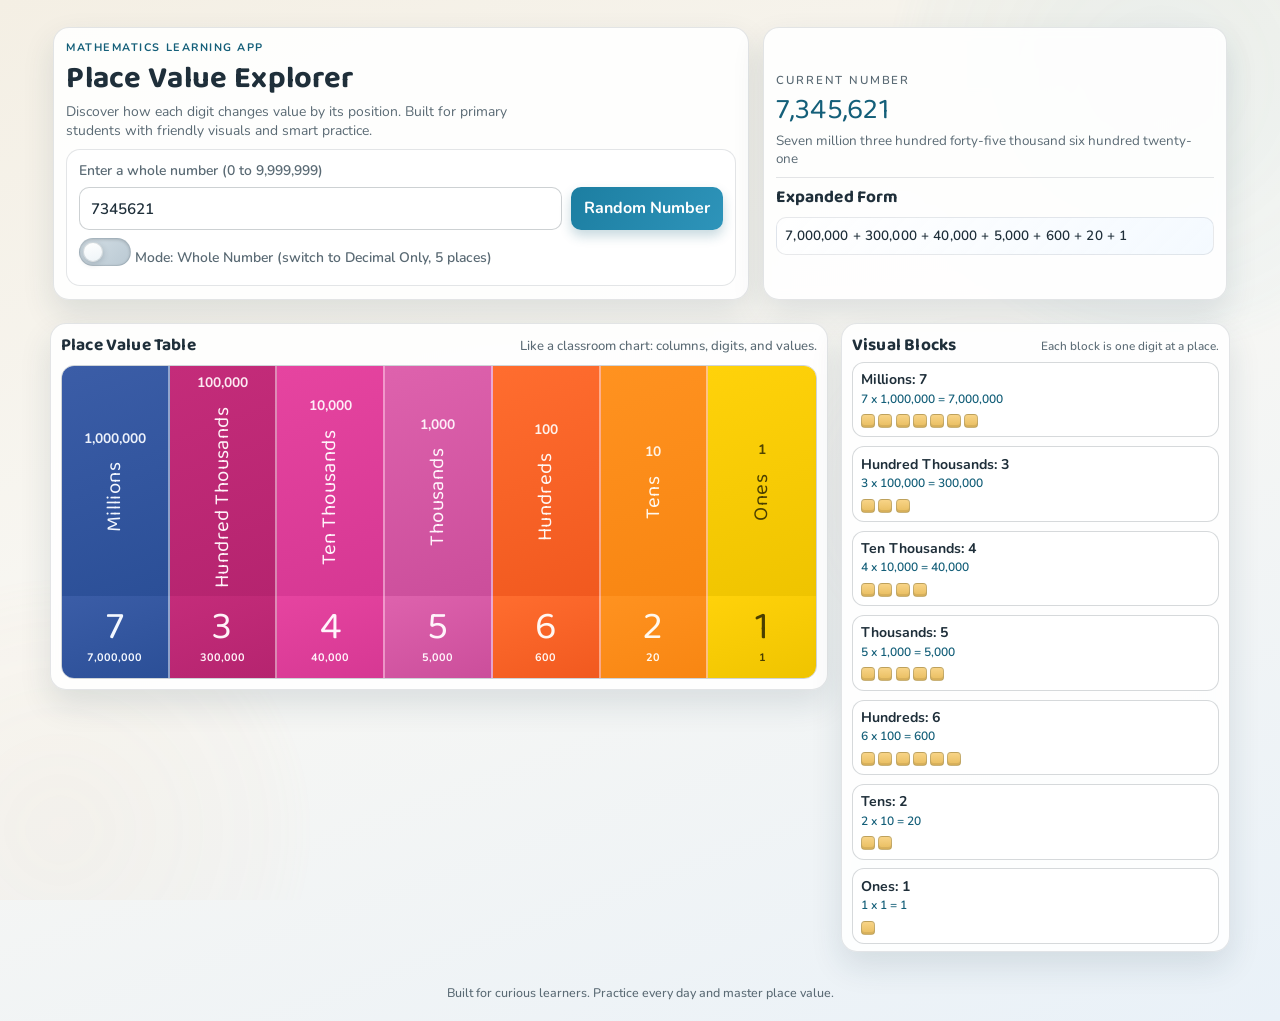
<file: Place Value Explorer/index.html>
<!doctype html>
<html lang="en">
  <head>
    <meta charset="UTF-8" />
    <meta name="viewport" content="width=device-width, initial-scale=1.0" />
    <title>Place Value Explorer</title>
    <meta
      name="description"
      content="An interactive and professional place value learning app for primary school students."
    />
    <link rel="preconnect" href="https://fonts.googleapis.com" />
    <link rel="preconnect" href="https://fonts.gstatic.com" crossorigin />
    <link
      href="https://fonts.googleapis.com/css2?family=Baloo+2:wght@500;700&family=Nunito:wght@400;600;700;800&display=swap"
      rel="stylesheet"
    />
    <link rel="stylesheet" href="styles.css" />
  </head>
  <body>
    <div class="ambient-bg">
      <div class="blob blob-a"></div>
      <div class="blob blob-b"></div>
      <div class="blob blob-c"></div>
    </div>

    <header class="hero">
      <div class="hero-content">
        <p class="eyebrow">Mathematics Learning App</p>
        <h1>Place Value Explorer</h1>
        <p class="hero-subtitle">
          Discover how each digit changes value by its position. Built for primary students with
          friendly visuals and smart practice.
        </p>

        <div class="control-panel">
          <label for="numberInput">Enter a whole number (0 to 9,999,999)</label>
          <div class="input-row">
            <input id="numberInput" type="number" min="0" max="9999999" step="1" value="7345621" />
            <button id="randomBtn" type="button">Random Number</button>
          </div>
          <label class="mode-toggle" for="decimalToggle">
            <input id="decimalToggle" type="checkbox" />
            <span class="switch-ui" aria-hidden="true">
              <span class="switch-thumb"></span>
            </span>
            <span id="modeToggleText">Mode: Whole Number (switch to Decimal Only, 5 places)</span>
          </label>
        </div>
      </div>

      <div class="hero-metric card-surface">
        <p class="metric-label">Current Number</p>
        <p id="prettyNumber" class="metric-value">7,345,621</p>
        <p id="numberWords" class="metric-words">Seven million three hundred forty-five thousand six hundred twenty-one</p>

        <div class="metric-expanded-wrap" aria-labelledby="expanded-title">
          <div class="section-head metric-section-head">
            <h2 id="expanded-title">Expanded Form</h2>
          </div>
          <p id="expandedForm" class="expanded-form">7,000,000 + 300,000 + 40,000 + 5,000 + 600 + 20 + 1</p>
        </div>
      </div>
    </header>

    <main>
      <section class="content-grid">
        <article class="card-surface" aria-labelledby="place-values-title">
          <div class="section-head">
            <h2 id="place-values-title">Place Value Table</h2>
            <p>Like a classroom chart: columns, digits, and values.</p>
          </div>
          <div id="placeTable" class="place-table" role="table" aria-label="Place value table"></div>
        </article>
        <section class="card-surface blocks-panel" aria-labelledby="block-title">
          <div class="section-head">
            <h2 id="block-title">Visual Blocks</h2>
            <p>Each block is one digit at a place.</p>
          </div>
          <div id="blockRows" class="block-rows"></div>
        </section>
      </section>
    </main>

    <footer>
      <p>Built for curious learners. Practice every day and master place value.</p>
    </footer>

    <script src="script.js"></script>
  </body>
</html>
</file>
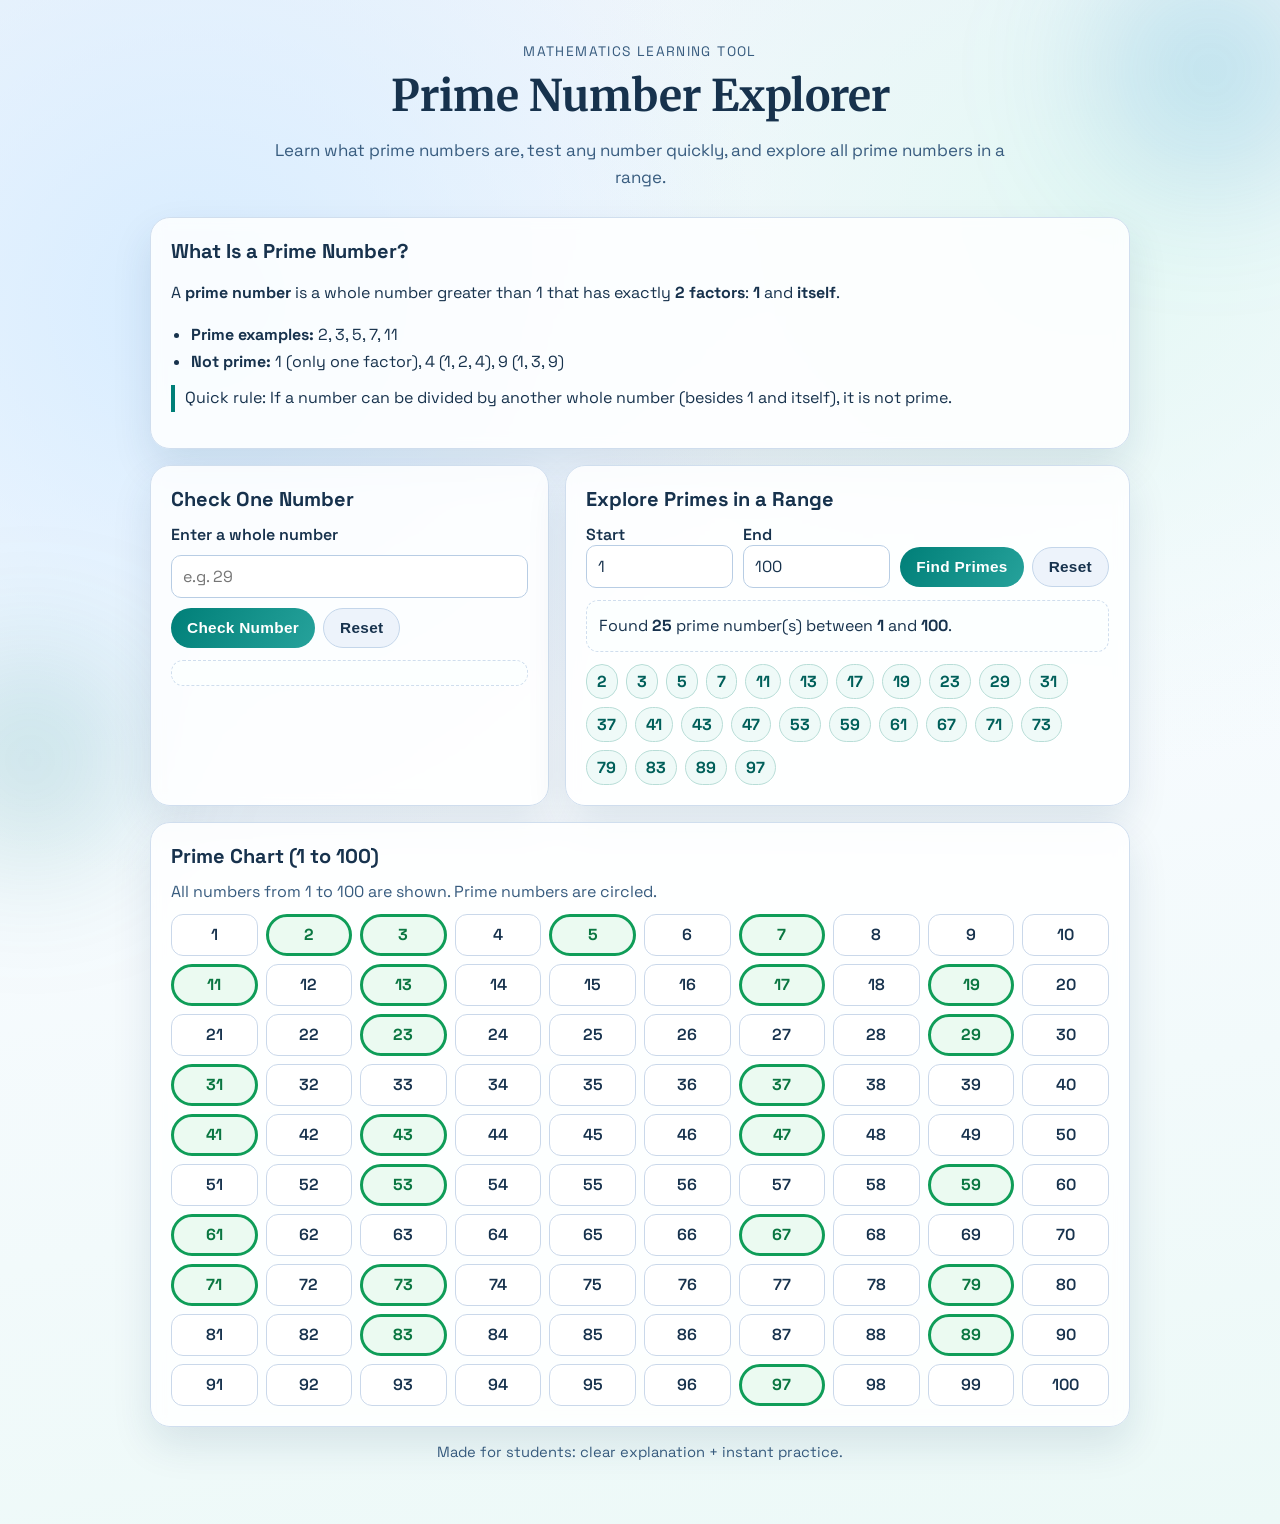
<file: Prime Number Explorer/index.html>
<!doctype html>
<html lang="en">
<head>
  <meta charset="UTF-8" />
  <meta name="viewport" content="width=device-width, initial-scale=1.0" />
  <title>Prime Number Explorer</title>
  <link rel="preconnect" href="https://fonts.googleapis.com" />
  <link rel="preconnect" href="https://fonts.gstatic.com" crossorigin />
  <link href="https://fonts.googleapis.com/css2?family=Space+Grotesk:wght@400;600;700&family=Merriweather:wght@400;700&display=swap" rel="stylesheet" />
  <link rel="stylesheet" href="styles.css" />
</head>
<body>
  <div class="bg-glow bg-glow-1" aria-hidden="true"></div>
  <div class="bg-glow bg-glow-2" aria-hidden="true"></div>

  <header class="hero">
    <p class="eyebrow">Mathematics Learning Tool</p>
    <h1>Prime Number Explorer</h1>
    <p class="intro">
      Learn what prime numbers are, test any number quickly, and explore all prime numbers in a range.
    </p>
  </header>

  <main class="layout">
    <section class="card lesson" aria-labelledby="lesson-title">
      <h2 id="lesson-title">What Is a Prime Number?</h2>
      <p>
        A <strong>prime number</strong> is a whole number greater than 1 that has exactly <strong>2 factors</strong>:
        <strong>1</strong> and <strong>itself</strong>.
      </p>
      <ul>
        <li><span>Prime examples:</span> 2, 3, 5, 7, 11</li>
        <li><span>Not prime:</span> 1 (only one factor), 4 (1, 2, 4), 9 (1, 3, 9)</li>
      </ul>
      <p class="tip">Quick rule: If a number can be divided by another whole number (besides 1 and itself), it is not prime.</p>
    </section>

    <section class="card checker" aria-labelledby="checker-title">
      <h2 id="checker-title">Check One Number</h2>
      <form id="single-check-form" class="form-grid" novalidate>
        <label for="single-number">Enter a whole number</label>
        <input id="single-number" name="single-number" type="number" min="0" step="1" placeholder="e.g. 29" required />
        <div class="button-row">
          <button type="submit">Check Number</button>
          <button type="button" id="single-reset" class="secondary-btn">Reset</button>
        </div>
      </form>
      <div id="single-result" class="result-box" aria-live="polite"></div>
    </section>

    <section class="card range" aria-labelledby="range-title">
      <h2 id="range-title">Explore Primes in a Range</h2>
      <form id="range-form" class="range-grid" novalidate>
        <div>
          <label for="start-number">Start</label>
          <input id="start-number" name="start-number" type="number" min="0" step="1" value="1" required />
        </div>
        <div>
          <label for="end-number">End</label>
          <input id="end-number" name="end-number" type="number" min="0" max="1000" step="1" value="100" required />
        </div>
        <div class="button-row">
          <button type="submit">Find Primes</button>
          <button type="button" id="range-reset" class="secondary-btn">Reset</button>
        </div>
      </form>

      <div id="range-summary" class="summary" aria-live="polite"></div>
      <div id="prime-list" class="prime-list" aria-live="polite"></div>
    </section>

    <section class="card hundred" aria-labelledby="hundred-title">
      <h2 id="hundred-title">Prime Chart</h2>
      <p id="chart-note" class="chart-note">All numbers from 1 to 100 are shown. Prime numbers are circled.</p>
      <div id="hundred-chart" class="hundred-grid" aria-live="polite"></div>
    </section>
  </main>

  <footer class="footer-note">
    <p>Made for students: clear explanation + instant practice.</p>
  </footer>

  <script src="script.js"></script>
</body>
</html>
</file>
<file: Algebra Explorer/styles.css>
:root {
  --ink: #15202b;
  --muted: #4f6273;
  --light: #f9fcff;
  --white: #ffffff;
  --line: #d8e3ec;
  --brand: #0a7ea4;
  --brand-deep: #0c4c72;
  --accent: #ff7a59;
  --success: #1f8a48;
  --danger: #b43a3a;
  --shadow: 0 8px 24px rgba(12, 76, 114, 0.12);
}

* {
  box-sizing: border-box;
}

html,
body {
  margin: 0;
  padding: 0;
}

body {
  font-family: Outfit, "Segoe UI", sans-serif;
  color: var(--ink);
  background: radial-gradient(circle at 10% 10%, #e3f4ff 0%, #f6fbff 40%, #fff7f0 100%);
  min-height: 100vh;
  overflow-x: hidden;
}

.bg-orb {
  position: fixed;
  z-index: -2;
  border-radius: 999px;
  filter: blur(24px);
  opacity: 0.45;
  animation: float 14s ease-in-out infinite;
}

.orb-1 {
  width: 340px;
  height: 340px;
  background: #7ad3ff;
  top: -60px;
  right: -100px;
}

.orb-2 {
  width: 280px;
  height: 280px;
  background: #ffd3a8;
  bottom: 40px;
  left: -80px;
  animation-delay: 1.6s;
}

.bg-grid {
  position: fixed;
  z-index: -3;
  inset: 0;
  background-image: linear-gradient(to right, rgba(10, 126, 164, 0.08) 1px, transparent 1px),
    linear-gradient(to bottom, rgba(10, 126, 164, 0.08) 1px, transparent 1px);
  background-size: 26px 26px;
  mask-image: radial-gradient(circle at center, black 45%, transparent 90%);
}

main {
  padding: 20px;
}

.container {
  display: flex;
  gap: 20px;
  max-width: 1400px;
  margin: 0 auto;
  min-height: calc(100vh - 40px);
}

.sidebar {
  width: 240px;
  background: var(--white);
  border: 1px solid var(--line);
  border-radius: 14px;
  padding: 20px;
  box-shadow: var(--shadow);
  list-style: none;
  margin: 0;
  display: flex;
  flex-direction: column;
  height: fit-content;
}

.brand {
  font-size: 1.2rem;
  font-weight: 700;
  color: var(--brand-deep);
  margin-bottom: 24px;
  font-family: "Space Grotesk", sans-serif;
}

.menu {
  list-style: none;
  margin: 0;
  padding: 0;
  display: flex;
  flex-direction: column;
  gap: 8px;
}

.menu-link {
  display: block;
  padding: 12px 14px;
  text-decoration: none;
  color: var(--muted);
  font-weight: 500;
  border-radius: 8px;
  border-left: 3px solid transparent;
  cursor: pointer;
  transition: all 0.2s ease;
}

.menu-link:hover {
  background: rgba(10, 126, 164, 0.08);
  color: var(--brand);
}

.menu-link.active {
  background: rgba(10, 126, 164, 0.12);
  color: var(--brand-deep);
  border-left-color: var(--brand);
  font-weight: 600;
}

.content {
  flex: 1;
  background: var(--white);
  border: 1px solid var(--line);
  border-radius: 14px;
  padding: 36px;
  box-shadow: var(--shadow);
}

.topic {
  display: none;
}

.topic.active {
  display: block;
  animation: fadeIn 0.3s ease;
}

h1 {
  font-size: 2rem;
  font-family: "Space Grotesk", sans-serif;
  margin: 0 0 8px;
  color: var(--brand-deep);
}

.subtitle {
  color: var(--muted);
  font-size: 1rem;
  margin: 0 0 24px;
}

.card {
  background: var(--light);
  border: 1px solid var(--line);
  border-radius: 12px;
  padding: 24px;
}

.inputs {
  display: grid;
  grid-template-columns: repeat(auto-fit, minmax(140px, 1fr));
  gap: 16px;
  margin-bottom: 20px;
}

.input-pair {
  display: flex;
  flex-direction: column;
  gap: 6px;
}

.input-pair label {
  font-size: 0.85rem;
  font-weight: 600;
  color: var(--brand-deep);
  text-transform: uppercase;
  letter-spacing: 0.05em;
}

input[type="number"] {
  padding: 10px 12px;
  border: 1px solid var(--line);
  border-radius: 8px;
  font-family: Outfit, sans-serif;
  font-size: 0.95rem;
  transition: all 0.2s ease;
  cursor: text;
}

input[type="text"] {
  padding: 10px 12px;
  border: 1px solid var(--line);
  border-radius: 8px;
  font-family: monospace;
  font-size: 0.95rem;
  transition: all 0.2s ease;
  cursor: text;
}

input[type="number"]:hover,
input[type="text"]:hover {
  border-color: var(--brand);
}

input[type="number"]:focus {
  outline: none;
  border-color: var(--brand);
  box-shadow: 0 0 0 3px rgba(10, 126, 164, 0.1);
  cursor: text;
}

input[type="text"]:focus {
  outline: none;
  border-color: var(--brand);
  box-shadow: 0 0 0 3px rgba(10, 126, 164, 0.1);
  cursor: text;
}

.equation-display {
  background: var(--white);
  border: 2px solid var(--brand);
  border-radius: 10px;
  padding: 14px;
  text-align: center;
  font-size: 1.3rem;
  font-weight: 600;
  color: var(--brand-deep);
  margin-bottom: 20px;
  font-family: monospace;
}

.btn-primary,
.btn-secondary {
  padding: 10px 20px;
  border: none;
  border-radius: 8px;
  font-weight: 600;
  cursor: pointer;
  transition: all 0.2s ease;
  font-size: 0.95rem;
}

.btn-primary {
  background: linear-gradient(120deg, var(--brand) 0%, var(--brand-deep) 100%);
  color: white;
  box-shadow: 0 4px 12px rgba(10, 126, 164, 0.3);
}

.btn-primary:hover {
  transform: translateY(-2px);
  box-shadow: 0 6px 16px rgba(10, 126, 164, 0.4);
}

.btn-secondary {
  background: var(--light);
  color: var(--brand-deep);
  border: 1px solid var(--line);
}

.btn-secondary:hover {
  background: rgba(10, 126, 164, 0.08);
}

.result {
  margin-top: 20px;
  padding: 16px;
  background: var(--white);
  border-left: 4px solid var(--success);
  border-radius: 8px;
}

.result h4 {
  margin: 0 0 12px;
  color: var(--brand-deep);
  font-size: 1rem;
}

.result ol {
  margin: 0 0 12px;
  padding-left: 20px;
  line-height: 1.6;
}

.result li {
  margin-bottom: 6px;
  color: var(--ink);
}

.result p {
  margin: 0;
  font-weight: 600;
  color: var(--brand-deep);
}

.challenge {
  text-align: center;
}

.problem {
  font-size: 1.4rem;
  font-weight: 600;
  color: var(--brand-deep);
  margin: 0 0 20px;
  font-family: monospace;
}

#challenge-answer {
  width: 100%;
  max-width: 240px;
  padding: 12px 16px;
  font-size: 1.1rem;
  margin-bottom: 20px;
}

.challenge-buttons {
  display: flex;
  gap: 12px;
  justify-content: center;
  margin-bottom: 16px;
}

.challenge-buttons button {
  min-width: 120px;
}

.feedback {
  font-weight: 600;
  font-size: 1rem;
  min-height: 24px;
}

.feedback.ok {
  color: var(--success);
}

.feedback.bad {
  color: var(--danger);
}

.term-box {
  display: inline-block;
  padding: 12px 16px;
  margin: 8px;
  border-radius: 8px;
  font-weight: 600;
  font-size: 1.1rem;
  border: 2px solid transparent;
  transition: all 0.3s ease;
}

.term-box.x-term {
  background: rgba(122, 211, 255, 0.2);
  border-color: #7ad3ff;
  color: #0c4c72;
}

.term-box.number-term {
  background: rgba(255, 211, 168, 0.2);
  border-color: #ffd3a8;
  color: #0c4c72;
}

.term-box.highlight {
  transform: scale(1.05);
  box-shadow: 0 4px 12px rgba(10, 126, 164, 0.3);
  border-width: 3px;
}

sup {
  font-size: 0.75em;
  font-weight: 600;
}

.example-card {
  padding: 16px;
  background: var(--light);
  border: 2px solid var(--line);
  border-radius: 10px;
  text-align: center;
  cursor: pointer;
  transition: all 0.2s ease;
  font-weight: 600;
  font-size: 1.1rem;
}

.example-card:hover {
  border-color: var(--brand);
  background: rgba(10, 126, 164, 0.08);
  transform: translateY(-2px);
  box-shadow: 0 4px 12px rgba(10, 126, 164, 0.15);
}

.example-card.active {
  border-color: var(--brand-deep);
  background: rgba(10, 126, 164, 0.12);
  box-shadow: 0 4px 12px rgba(10, 126, 164, 0.2);
}

.step-visual {
  margin: 20px 0;
  padding: 16px;
  background: var(--light);
  border-radius: 12px;
  min-height: 80px;
  display: flex;
  align-items: center;
  justify-content: center;
  flex-wrap: wrap;
}

.step-section {
  background: linear-gradient(135deg, #f0f8ff 0%, #e3f4ff 100%);
  border-left: 4px solid var(--brand);
  padding: 20px;
  border-radius: 10px;
  margin-bottom: 16px;
  animation: slideIn 0.3s ease;
}

.step-section:nth-child(2n) {
  background: linear-gradient(135deg, #fff5f0 0%, #ffe8d8 100%);
  border-left-color: var(--accent);
}

.step-section:nth-child(3n) {
  background: linear-gradient(135deg, #f0fff4 0%, #e3ffe8 100%);
  border-left-color: var(--success);
}

.step-section h4 {
  margin: 0 0 12px;
  color: var(--brand-deep);
  font-size: 1rem;
}

.step-section .step-visual {
  background: white;
  border: 1px solid rgba(10, 126, 164, 0.1);
  margin: 12px 0;
}

.step-section p {
  margin: 0;
  font-size: 0.95rem;
  line-height: 1.6;
  color: var(--ink);
}

@keyframes slideIn {
  from {
    opacity: 0;
    transform: translateY(-10px);
  }
  to {
    opacity: 1;
    transform: translateY(0);
  }
}

@keyframes fadeIn {
  from {
    opacity: 0;
  }
  to {
    opacity: 1;
  }
}

@keyframes float {
  0%,
  100% {
    transform: translateY(0px);
  }
  50% {
    transform: translateY(-18px);
  }
}

@media (max-width: 1024px) {
  .container {
    flex-direction: column;
    height: auto;
  }

  .sidebar {
    width: 100%;
  }

  .menu {
    flex-direction: row;
    flex-wrap: wrap;
  }

  .menu-link {
    flex: 1;
    min-width: 150px;
    text-align: center;
  }

  .content {
    padding: 24px;
  }

  h1 {
    font-size: 1.6rem;
  }
}

@media (max-width: 640px) {
  main {
    padding: 12px;
  }

  .content {
    padding: 16px;
  }

  h1 {
    font-size: 1.4rem;
  }

  .inputs {
    grid-template-columns: repeat(2, 1fr);
  }

  .card {
    padding: 16px;
  }

  .challenge-buttons {
    flex-direction: column;
  }
}
</file>
<file: Factors Explorer/styles.css>
:root {
  --bg: #f6f4ef;
  --bg-accent: #fdf8e2;
  --surface: #ffffff;
  --ink: #1d2a34;
  --ink-soft: #4e6170;
  --primary: #007a78;
  --primary-deep: #005e5c;
  --highlight: #f4b400;
  --ok: #1a7f49;
  --danger: #b3261e;
  --shadow: 0 14px 34px rgba(25, 47, 62, 0.12);
  --radius: 16px;
}

* {
  box-sizing: border-box;
}

body {
  margin: 0;
  font-family: "Nunito", "Segoe UI", sans-serif;
  color: var(--ink);
  min-height: 100vh;
  overflow: auto;
  background:
    radial-gradient(1200px 500px at 20% -10%, #d7f5ef 0%, transparent 70%),
    radial-gradient(900px 400px at 100% 0%, #ffefb3 0%, transparent 65%),
    linear-gradient(180deg, var(--bg-accent) 0%, var(--bg) 45%, #f8f8f8 100%);
}

.container {
  width: min(1050px, 92vw);
  margin: 0 auto;
}

.hero {
  padding: 0.7rem 0 0.45rem;
}

.hero__content {
  background: linear-gradient(125deg, #0a8885 0%, #0d6a84 70%);
  color: #fff;
  border-radius: calc(var(--radius) + 6px);
  padding: 0.85rem 1rem;
  box-shadow: var(--shadow);
  position: relative;
  overflow: hidden;
}

.hero__content::after {
  content: "";
  position: absolute;
  width: 200px;
  height: 200px;
  border-radius: 50%;
  top: -50px;
  right: -40px;
  background: rgba(255, 255, 255, 0.16);
}

.eyebrow {
  letter-spacing: 0.08em;
  text-transform: uppercase;
  font-weight: 700;
  opacity: 0.85;
  margin: 0;
}

h1,
h2 {
  font-family: "Fraunces", Georgia, serif;
  margin: 0.4rem 0;
}

h1 {
  font-size: clamp(1.3rem, 2.7vw, 2rem);
}

.subtitle {
  margin: 0;
  font-size: 0.92rem;
  max-width: 700px;
}

.app-fit {
  height: auto;
  overflow: visible;
}

.main-grid {
  display: grid;
  grid-template-columns: minmax(260px, 0.9fr) minmax(0, 1.6fr);
  gap: 0.55rem;
  padding-bottom: 0.4rem;
}

.card {
  background: var(--surface);
  border-radius: var(--radius);
  box-shadow: var(--shadow);
  padding: 0.65rem 0.8rem;
  border: 1px solid #e8edf0;
  animation: enter 420ms ease-out;
}

.learn-card {
  grid-column: 1 / -1;
  background: linear-gradient(130deg, #fff 0%, #fffdf8 100%);
}

.single-explorer {
  background: linear-gradient(130deg, #fffef7 0%, #eefcf7 100%);
  border-color: #d7e8dc;
}

.simple-card {
  background: linear-gradient(130deg, #fffef9 0%, #f4fbff 100%);
}

.panel-card {
  min-height: 0;
  height: auto;
}

.hidden {
  display: none;
}

.two-inputs {
  display: grid;
  grid-template-columns: repeat(2, minmax(0, 1fr));
  gap: 0.7rem;
}

#inputPanel,
#statsPanel {
  overflow: visible;
}

.input-group {
  margin-top: 0.55rem;
}

.table-wrap {
  margin-top: 0.95rem;
}

.table-wrap h3 {
  margin: 0 0 0.45rem;
  font-size: 1rem;
  color: var(--ink-soft);
}

.stats-table {
  width: 100%;
  border-collapse: collapse;
  background: #fff;
  border: 1px solid #d8e7ed;
  border-radius: 10px;
  overflow: hidden;
}

.stats-table th,
.stats-table td {
  border-bottom: 1px solid #e6eff4;
  padding: 0.6rem 0.65rem;
  text-align: left;
  vertical-align: top;
}

.stats-table th {
  background: #f3fafc;
  color: #39505d;
  font-weight: 800;
}

.stats-table tr:last-child td {
  border-bottom: none;
}

.steps-list {
  margin: 0.4rem 0 0.8rem 1.2rem;
  padding: 0;
  line-height: 1.5;
}

.quick-actions {
  display: grid;
  grid-template-columns: repeat(2, minmax(0, 1fr));
  gap: 0.55rem;
}

.tip {
  margin-top: 0.75rem;
  padding: 0.75rem;
  border-left: 5px solid var(--highlight);
  background: #fff8df;
  border-radius: 10px;
}

input,
select,
button {
  width: 100%;
  font-family: inherit;
  font-size: 1rem;
}

label {
  font-weight: 700;
  color: var(--ink-soft);
  display: block;
  margin: 0.42rem 0 0.25rem;
}

input,
select {
  border: 1.5px solid #cbd5dc;
  border-radius: 10px;
  padding: 0.48rem 0.58rem;
  background: #fff;
}

input:focus,
select:focus,
button:focus {
  outline: 2px solid #9fd4ff;
  outline-offset: 2px;
}

button {
  border: none;
  border-radius: 11px;
  padding: 0.7rem 0.95rem;
  background: linear-gradient(180deg, var(--primary) 0%, var(--primary-deep) 100%);
  color: #fff;
  font-weight: 800;
  cursor: pointer;
  transition: transform 160ms ease, filter 160ms ease;
}

button:hover {
  filter: brightness(1.04);
  transform: translateY(-1px);
}

.row {
  display: flex;
  gap: 0.6rem;
  margin-top: 0.65rem;
}

.row input {
  flex: 1;
}

.row button {
  width: auto;
  min-width: 130px;
}

.result {
  margin-top: 0.5rem;
  padding: 0.52rem;
  border-radius: 10px;
  background: #f7fbfd;
  border: 1px solid #d8e7ed;
  min-height: 2.2rem;
  line-height: 1.35;
}

.result.error {
  border-color: #f2c4be;
  background: #fff5f4;
  color: var(--danger);
}

.result.success {
  border-color: #bfe5ce;
  background: #f5fff9;
  color: var(--ok);
}

.helper-text {
  margin-top: 0.2rem;
  color: var(--ink-soft);
}

.factor-view {
  margin-top: 0.7rem;
  padding-top: 0.6rem;
  border-top: 1px dashed #b7cfd8;
  color: #22414f;
}

.lcm-view {
  margin-top: 0.8rem;
  padding-top: 0.65rem;
  border-top: 1px dashed #b7cfd8;
  color: #22414f;
}

.lcm-step {
  margin-top: 0.42rem;
}

.lcm-final {
  margin-top: 0.5rem;
  font-weight: 800;
}

.lcm-value {
  display: inline-block;
  min-width: 2.2rem;
  text-align: center;
  border-radius: 999px;
  border: 3px solid #b3261e;
  background: #fff2f1;
  color: #8c1d17;
  padding: 0.12rem 0.5rem;
  box-shadow: 0 0 0 2px #ffd5d1 inset;
}

.factor-view-title {
  margin: 0 0 0.2rem;
  font-weight: 800;
}

.factor-line {
  margin-top: 0.5rem;
  display: flex;
  flex-wrap: wrap;
  align-items: center;
  gap: 0.35rem;
}

.factor-chip {
  display: inline-flex;
  justify-content: center;
  align-items: center;
  min-width: 2rem;
  height: 2rem;
  padding: 0 0.45rem;
  border-radius: 999px;
  background: #fff;
  border: 2px solid #cedee6;
  font-weight: 700;
  color: #274454;
}

.common-chip {
  border-color: #0b7f7b;
  background: #eefbfa;
}

.gcd-chip {
  border-width: 3px;
  border-color: #b3261e;
  background: #fff2f1;
  color: #8c1d17;
  box-shadow: 0 0 0 2px #ffd5d1 inset;
}

.fraction-grid {
  display: grid;
  grid-template-columns: repeat(2, minmax(0, 1fr));
  gap: 0.6rem;
}

.op-group {
  grid-column: 1 / -1;
}

.wide {
  grid-column: 1 / -1;
}

@keyframes enter {
  from {
    opacity: 0;
    transform: translateY(6px);
  }
  to {
    opacity: 1;
    transform: translateY(0);
  }
}

@media (max-width: 820px) {
  .main-grid {
    grid-template-columns: 1fr;
    gap: 0.75rem;
  }

  .row {
    flex-direction: column;
  }

  .row button {
    width: 100%;
  }

  .two-inputs {
    grid-template-columns: 1fr;
  }
}
</file>
<file: Fraction Visualiser/styles.css>
:root {
  --bg-main: #fff8ef;
  --bg-card: #ffffff;
  --text-main: #1f2a44;
  --text-soft: #445372;
  --accent: #f97316;
  --accent-strong: #ea580c;
  --accent-light: #ffedd5;
  --line: #f2d7c0;
  --pie-fill: #1d4ed8;
  --pie-empty: #e2e8f0;
  --pie-outline: #94a3b8;
  --ok: #166534;
}

* {
  box-sizing: border-box;
}

body {
  margin: 0;
  font-family: "Source Sans 3", "Segoe UI", sans-serif;
  color: var(--text-main);
  background:
    radial-gradient(circle at 0% 0%, #ffdcb3 0%, rgba(255, 220, 179, 0.25) 35%, transparent 55%),
    radial-gradient(circle at 100% 100%, #d4f4dd 0%, rgba(212, 244, 221, 0.35) 30%, transparent 60%),
    var(--bg-main);
  min-height: 100vh;
  padding: 24px;
}

.bg-shape {
  position: fixed;
  z-index: -1;
  border-radius: 999px;
  filter: blur(48px);
  opacity: 0.38;
}

.bg-shape-a {
  width: 320px;
  height: 320px;
  background: #fdba74;
  top: -80px;
  right: -80px;
}

.bg-shape-b {
  width: 300px;
  height: 300px;
  background: #86efac;
  left: -100px;
  bottom: -90px;
}

.hero {
  max-width: 1240px;
  margin: 0 auto 20px;
  background: linear-gradient(130deg, #fff7ed 0%, #ffffff 55%, #ecfccb 100%);
  border: 2px solid var(--line);
  border-radius: 24px;
  padding: 24px;
  animation: fadeIn 500ms ease;
}

.kicker {
  margin: 0;
  color: #9a3412;
  text-transform: uppercase;
  font-weight: 700;
  letter-spacing: 0.08em;
}

h1,
h2,
h3 {
  font-family: "Baloo 2", "Trebuchet MS", sans-serif;
  line-height: 1.1;
}

h1 {
  margin: 8px 0;
  font-size: clamp(2rem, 4vw, 3.1rem);
}

.hero-text {
  margin: 0;
  max-width: 700px;
  color: var(--text-soft);
  font-size: 1.15rem;
}

.learning-path {
  margin-top: 14px;
  display: flex;
  gap: 8px;
  flex-wrap: wrap;
}

.learning-path span {
  padding: 6px 10px;
  border-radius: 999px;
  background: #fff;
  border: 1px solid #fdba74;
  color: #9a3412;
  font-weight: 700;
  font-size: 0.92rem;
}

.layout {
  max-width: 1240px;
  margin: 0 auto;
  display: grid;
  grid-template-columns: 240px minmax(0, 1fr);
  align-items: start;
  gap: 20px;
}

.menu-tabs {
  grid-column: 1;
  position: sticky;
  top: 18px;
  display: flex;
  flex-direction: column;
  gap: 10px;
  padding: 12px;
  border: 2px solid var(--line);
  border-radius: 16px;
  background: #fff;
}

.menu-tab {
  width: 100%;
  text-align: left;
  border: 1px solid #fdba74;
  background: #fff;
  color: #9a3412;
  border-radius: 999px;
  padding: 10px 14px;
  font-weight: 700;
}

.menu-tab.active {
  background: linear-gradient(135deg, var(--accent), var(--accent-strong));
  color: #fff;
  border-color: transparent;
}

.hidden-panel {
  display: none;
}

.view-panel {
  grid-column: 2;
  width: 100%;
}

.card {
  background: var(--bg-card);
  border: 2px solid var(--line);
  border-radius: 22px;
  padding: 20px;
  width: 100%;
  box-shadow: 0 10px 32px rgba(31, 42, 68, 0.08);
  animation: slideUp 420ms ease;
}

.card h2 {
  margin: 0;
  font-size: 1.8rem;
}

.card-intro {
  margin: 8px 0 16px;
  color: var(--text-soft);
}

.inline-form,
.operation-form {
  display: grid;
  gap: 12px;
  align-items: end;
  width: 100%;
}

.inline-form {
  grid-template-columns: repeat(2, minmax(140px, 1fr)) auto;
}

.operation-form {
  grid-template-columns: minmax(200px, 1fr) minmax(190px, 220px) minmax(200px, 1fr) auto;
  justify-content: center;
  align-items: stretch;
}

.three-form {
  grid-template-columns: repeat(5, minmax(150px, 1fr)) auto;
}

#solve-2-panel .operation-form .fraction-input,
#solve-3-panel .operation-form .fraction-input {
  justify-self: center;
  width: min(260px, 100%);
}

#solve-2-panel .operation-select-label,
#solve-3-panel .operation-select-label {
  justify-self: center;
  width: min(220px, 100%);
}

#solve-2-panel .operation-form > button,
#solve-3-panel .operation-form > button {
  justify-self: center;
}

label {
  display: grid;
  gap: 5px;
  width: 100%;
  font-weight: 700;
  color: var(--text-soft);
}

input,
select,
button {
  font: inherit;
}

input,
select {
  border: 2px solid #cbd5e1;
  border-radius: 12px;
  padding: 10px;
  font-size: 1rem;
}

input[type="number"] {
  appearance: textfield;
  -moz-appearance: textfield;
  text-align: center;
  font-variant-numeric: tabular-nums;
}

input[type="number"]::-webkit-outer-spin-button,
input[type="number"]::-webkit-inner-spin-button {
  -webkit-appearance: none;
  margin: 0;
}

input:focus,
select:focus,
button:focus {
  outline: 3px solid #fed7aa;
  outline-offset: 1px;
}

button {
  border: none;
  border-radius: 12px;
  padding: 10px 16px;
  font-weight: 700;
  color: #fff;
  background: linear-gradient(135deg, var(--accent), var(--accent-strong));
  cursor: pointer;
  transition: transform 160ms ease, filter 160ms ease;
}

button:hover {
  transform: translateY(-1px);
  filter: brightness(1.04);
}

.facts {
  margin-top: 14px;
  padding: 12px;
  border-radius: 12px;
  background: #f8fafc;
  border: 1px dashed #cbd5e1;
  width: 100%;
  color: var(--text-main);
}

.fraction-anatomy {
  margin-top: 14px;
  border: 1px solid #cbd5e1;
  background: #fffaf5;
  border-radius: 14px;
  padding: 12px;
  width: 100%;
}

.fraction-anatomy h3 {
  margin: 0 0 8px;
  color: #7c2d12;
}

.fraction-anatomy p {
  margin: 8px 0 0;
  color: var(--text-soft);
}

.operation-help {
  margin: 0 0 14px;
  border: 1px solid #bfdbfe;
  background: #eff6ff;
  border-radius: 12px;
  padding: 12px;
  width: 100%;
  color: #1e3a8a;
}

.operation-help strong {
  color: #1d4ed8;
}

.operation-math-why {
  margin: 0 0 14px;
  border: 1px solid #c7d2fe;
  background: #f5f3ff;
  border-radius: 12px;
  padding: 12px;
  width: 100%;
  color: #312e81;
}

.operation-math-why p {
  margin: 0 0 8px;
}

.operation-math-why p:last-child {
  margin-bottom: 0;
}

.math-line {
  display: flex;
  align-items: center;
  gap: 8px;
  flex-wrap: wrap;
  margin: 6px 0;
}

.factors-line {
  padding: 6px 8px;
  border: 1px dashed #a5b4fc;
  border-radius: 8px;
  background: #eef2ff;
  color: #3730a3;
  font-size: 0.95rem;
}

.factors-grid {
  display: grid;
  gap: 8px;
  margin: 8px 0;
}

.multiples-row {
  display: grid;
  gap: 6px;
  padding: 8px;
  border: 1px dashed #a5b4fc;
  border-radius: 8px;
  background: #eef2ff;
}

.multiple-chip-list {
  display: flex;
  flex-wrap: wrap;
  gap: 6px;
}

.multiple-chip {
  padding: 3px 8px;
  border-radius: 999px;
  border: 1px solid #c7d2fe;
  background: #ffffff;
  color: #312e81;
  font-size: 0.9rem;
  font-weight: 700;
}

.multiple-chip.chosen {
  border-color: #ea580c;
  background: #ffedd5;
  color: #9a3412;
  box-shadow: 0 0 0 2px rgba(234, 88, 12, 0.16);
}

.factors-row {
  display: grid;
  gap: 6px;
  padding: 8px;
  border: 1px dashed #a5b4fc;
  border-radius: 8px;
  background: #eef2ff;
}

.factor-chip-list {
  display: flex;
  flex-wrap: wrap;
  gap: 6px;
}

.factor-chip {
  padding: 3px 8px;
  border-radius: 999px;
  border: 1px solid #c7d2fe;
  background: #ffffff;
  color: #312e81;
  font-size: 0.9rem;
  font-weight: 700;
}

.factor-chip.common {
  border-color: #0f766e;
  background: #ccfbf1;
  color: #134e4a;
}

.factor-chip.gcf {
  border-color: #b91c1c;
  background: #fee2e2;
  color: #7f1d1d;
  box-shadow: 0 0 0 2px rgba(185, 28, 28, 0.14);
}

.fraction-stack {
  width: 110px;
  display: grid;
  justify-items: center;
  margin: 4px 0 8px;
  color: #0f172a;
  font-weight: 700;
}

.fraction-stack .top,
.fraction-stack .bottom {
  min-width: 42px;
  text-align: center;
  font-size: 1.35rem;
}

.fraction-stack .bar {
  width: 100%;
  height: 3px;
  background: #334155;
  border-radius: 999px;
}

.pie-grid {
  margin-top: 14px;
  display: flex;
  flex-wrap: wrap;
  gap: 16px;
}

.bar-card {
  border: 1px solid #cbd5e1;
  border-radius: 12px;
  padding: 10px;
  background: #fff;
}

.bar-label {
  margin: 0 0 8px;
  color: #475569;
  font-size: 0.95rem;
  font-weight: 700;
}

.fraction-bar {
  display: grid;
  grid-template-columns: repeat(auto-fit, minmax(14px, 1fr));
  gap: 3px;
}

.bar-segment {
  height: 24px;
  border-radius: 5px;
  border: 1px solid #94a3b8;
  background: #e2e8f0;
}

.bar-segment.filled {
  background: #1d4ed8;
  border-color: #1e40af;
}

.number-line-card {
  min-width: 320px;
}

.number-line-svg {
  display: block;
  margin: 0 auto;
  max-width: 100%;
  height: auto;
}

.area-grid-card {
  min-width: 180px;
}

.area-grid {
  display: grid;
  gap: 4px;
}

.area-cell {
  height: 18px;
  border-radius: 4px;
  border: 1px solid #94a3b8;
  background: #e2e8f0;
}

.area-cell.filled {
  background: #1d4ed8;
  border-color: #1e40af;
}

.percent-grid-block {
  margin-top: 16px;
  padding: 12px;
  border: 1px solid #cbd5e1;
  border-radius: 12px;
  background: #f8fafc;
}

.percent-grid-block h4 {
  margin: 0 0 6px;
  color: #1e293b;
  font-family: "Baloo 2", "Trebuchet MS", sans-serif;
}

.percent-grid-block p {
  margin: 0 0 10px;
  color: #475569;
}

.percent-grid-wrap {
  display: grid;
  gap: 10px;
}

.percent-grid-card {
  border: 1px solid #cbd5e1;
  border-radius: 10px;
  padding: 10px;
  background: #fff;
}

.percent-grid {
  display: grid;
  grid-template-columns: repeat(10, minmax(10px, 1fr));
  gap: 3px;
}

.percent-cell {
  aspect-ratio: 1 / 1;
  border-radius: 2px;
  border: 1px solid #94a3b8;
  background: #e2e8f0;
}

.percent-cell.filled {
  background: #1d4ed8;
  border-color: #1e40af;
}

.percent-cell.partial {
  background: linear-gradient(90deg, #1d4ed8 var(--fill), #e2e8f0 var(--fill));
  border-color: #1e40af;
}

.pie-card {
  border: 1px solid #cbd5e1;
  border-radius: 14px;
  padding: 10px;
  background: #fff;
  min-width: 130px;
  text-align: center;
}

.pie-card p {
  margin: 6px 0 0;
  font-size: 0.95rem;
  color: var(--text-soft);
}

.steps {
  margin: 14px 0 0;
  padding-left: 22px;
  color: var(--text-main);
}

.steps li {
  margin: 0 0 8px;
}

.compare-area {
  margin-top: 16px;
  display: grid;
  grid-template-columns: repeat(3, minmax(0, 1fr));
  align-items: stretch;
  gap: 14px;
}

.compare-area > div {
  display: grid;
  align-content: start;
  gap: 8px;
}

.compare-area.four-columns {
  grid-template-columns: repeat(4, minmax(0, 1fr));
}

.compare-area h3 {
  margin: 0;
  color: var(--text-soft);
}

.pie-grid.compact .pie-card {
  min-width: 115px;
}

.fraction-input {
  display: grid;
  gap: 8px;
  justify-items: stretch;
  border: 1px solid #cbd5e1;
  border-radius: 12px;
  padding: 10px;
  background: #f8fafc;
}

.fraction-input h3 {
  margin: 0;
  font-size: 1.15rem;
  color: #334155;
}

.fraction-input input {
  width: 78px;
  text-align: center;
  font-weight: 700;
  padding: 8px;
  margin-inline: auto;
}

.fraction-editor {
  display: grid;
  justify-items: center;
  gap: 6px;
}

.fraction-line {
  width: 82px;
  height: 3px;
  border-radius: 999px;
  background: #334155;
}

.operation-select-label {
  align-self: stretch;
}

.chart-toggle {
  margin: 0 0 14px;
  max-width: 260px;
}

.chart-toggle-near-visual {
  margin-top: 14px;
}

#solve-2-panel .operation-select-label,
#solve-3-panel .operation-select-label {
  display: grid;
  gap: 8px;
  align-content: start;
  border: 1px solid #cbd5e1;
  border-radius: 12px;
  padding: 10px;
  background: #f8fafc;
}

#solve-2-panel .operation-select-label select,
#solve-3-panel .operation-select-label select {
  min-height: 48px;
}

#solve-2-panel .operation-form > button,
#solve-3-panel .operation-form > button {
  align-self: end;
  min-height: 48px;
}

.math-expression {
  display: inline-flex;
  align-items: center;
  gap: 8px;
  flex-wrap: wrap;
}

.display-fraction {
  display: inline-grid;
  justify-items: center;
  min-width: 38px;
  font-weight: 700;
  color: #0f172a;
}

.display-fraction .num,
.display-fraction .den {
  line-height: 1.1;
}

.display-fraction .line {
  width: 100%;
  height: 2px;
  background: #334155;
  border-radius: 999px;
}

.op-symbol,
.equal-symbol {
  font-weight: 700;
  color: #334155;
}

.rules-grid {
  display: grid;
  grid-template-columns: repeat(2, minmax(0, 1fr));
  gap: 12px;
}

.golden-rule {
  margin: 0 0 12px;
  padding: 10px 12px;
  border-radius: 10px;
  border: 1px solid #fdba74;
  background: #fff7ed;
  color: #9a3412;
  font-weight: 700;
}

.tool-grid {
  margin-top: 14px;
  display: grid;
  grid-template-columns: repeat(2, minmax(0, 1fr));
  align-items: stretch;
  gap: 14px;
}

.mini-card {
  width: 100%;
  border: 1px solid #e2e8f0;
  border-radius: 14px;
  padding: 12px;
  background: #fcfdff;
}

.mini-card h3 {
  margin: 0 0 6px;
}

.mini-card p {
  margin: 0 0 10px;
  color: #475569;
}

.mini-form {
  display: grid;
  grid-template-columns: repeat(2, minmax(120px, 1fr)) auto;
  gap: 10px;
  align-items: end;
  width: 100%;
}

.mixed-form {
  grid-template-columns: minmax(0, 1fr) auto;
}

.improper-form {
  grid-template-columns: minmax(0, 1fr) auto;
}

.mixed-form button,
.improper-form button {
  grid-column: auto;
  justify-self: end;
  min-height: 42px;
}

.mixed-number-input,
.improper-fraction-input {
  border: 1px solid #cbd5e1;
  border-radius: 12px;
  background: #f8fafc;
  padding: 10px;
}

.input-caption {
  margin: 0 0 8px;
  font-weight: 700;
  color: #334155;
}

.mixed-number-editor {
  display: flex;
  align-items: center;
  gap: 10px;
}

#mixed-whole {
  width: 72px;
  text-align: center;
  font-weight: 700;
}

.compact-fraction-editor input {
  width: 86px;
  text-align: center;
  font-weight: 700;
  margin-inline: auto;
}

.compact-fraction-editor .fraction-line {
  width: 90px;
}

.sr-only {
  position: absolute;
  width: 1px;
  height: 1px;
  padding: 0;
  margin: -1px;
  overflow: hidden;
  clip: rect(0, 0, 0, 0);
  white-space: nowrap;
  border: 0;
}

.compare-form {
  grid-template-columns: minmax(180px, 1fr) minmax(180px, 1fr) auto;
  justify-content: center;
  align-items: end;
}

.compare-form .fraction-input {
  justify-self: center;
  width: min(260px, 100%);
}

.compare-form button {
  justify-self: center;
}

.compare-symbol {
  color: #0f766e;
  font-weight: 700;
}

.rules-grid article {
  border: 1px solid #e2e8f0;
  border-radius: 12px;
  padding: 10px;
  background: #f8fafc;
}

.rules-grid h3 {
  margin: 0 0 6px;
  color: #1e293b;
}

.rules-grid p {
  margin: 0;
  color: #475569;
}

.tips {
  margin: 0;
  padding-left: 20px;
  color: var(--text-main);
}

.tips li {
  margin: 0 0 8px;
}

.footer {
  max-width: 1240px;
  margin: 18px auto 0;
  color: #64748b;
  text-align: center;
  font-weight: 600;
}

svg.pie {
  display: block;
  margin: 0 auto;
}

@keyframes fadeIn {
  from {
    opacity: 0;
    transform: translateY(-8px);
  }
  to {
    opacity: 1;
    transform: translateY(0);
  }
}

@keyframes slideUp {
  from {
    opacity: 0;
    transform: translateY(8px);
  }
  to {
    opacity: 1;
    transform: translateY(0);
  }
}

@media (max-width: 980px) {
  .layout {
    grid-template-columns: 1fr;
  }

  .menu-tabs {
    grid-column: 1;
    position: static;
    flex-direction: row;
    flex-wrap: wrap;
  }

  .menu-tab {
    width: auto;
    text-align: center;
  }

  .view-panel {
    grid-column: 1;
  }

  .inline-form {
    grid-template-columns: repeat(2, minmax(120px, 1fr));
  }

  .inline-form button {
    grid-column: span 2;
  }

  .operation-form {
    grid-template-columns: 1fr;
  }

  .three-form {
    grid-template-columns: 1fr;
  }

  .compare-area {
    grid-template-columns: 1fr;
  }

  .rules-grid {
    grid-template-columns: 1fr;
  }

  .tool-grid {
    grid-template-columns: 1fr;
  }

  .mini-form {
    grid-template-columns: 1fr;
  }

  .mixed-form,
  .improper-form {
    grid-template-columns: 1fr;
  }

  .mixed-form button,
  .improper-form button {
    grid-column: 1;
    justify-self: stretch;
  }

  .mixed-number-editor {
    justify-content: center;
  }

  .compare-form {
    grid-template-columns: 1fr;
  }
}
</file>
<file: Number Line Explorer/styles.css>
:root {
  --bg: #f2f4ef;
  --panel: #fffdf8;
  --ink: #1f2228;
  --muted: #586273;
  --accent: #007f5f;
  --accent-2: #ee7b4a;
  --line: #2f3a46;
  --tick: #6f7a88;
  --jump: #0f6ab4;
  --jump-active: #d83f31;
  --ring: rgba(0, 127, 95, 0.25);
  --shadow: 0 18px 40px rgba(23, 34, 48, 0.1);
}

* {
  box-sizing: border-box;
}

body {
  margin: 0;
  min-height: 100vh;
  font-family: "Manrope", "Segoe UI", sans-serif;
  color: var(--ink);
  background: radial-gradient(circle at 10% 10%, #fff6da 0%, transparent 40%),
    radial-gradient(circle at 82% 18%, #d8f2e5 0%, transparent 42%),
    radial-gradient(circle at 45% 90%, #e9eff9 0%, transparent 45%),
    var(--bg);
  overflow-x: hidden;
}

.bg-shape {
  position: fixed;
  z-index: -1;
  pointer-events: none;
  filter: blur(2px);
}

.bg-shape-a {
  width: 280px;
  height: 280px;
  right: -80px;
  top: 20%;
  background: linear-gradient(180deg, #ffd166, #ef8354);
  opacity: 0.22;
  border-radius: 42% 58% 67% 33% / 45% 30% 70% 55%;
}

.bg-shape-b {
  width: 340px;
  height: 340px;
  left: -120px;
  bottom: -100px;
  background: linear-gradient(120deg, #5cc8ff, #53b987);
  opacity: 0.2;
  border-radius: 64% 36% 40% 60% / 33% 55% 45% 67%;
}

.app-shell {
  width: min(1100px, 92vw);
  margin: 2.2rem auto;
  display: grid;
  gap: 1.1rem;
  animation: rise 450ms ease-out;
}

.app-header {
  max-width: 74ch;
}

.app-header h1 {
  margin: 0;
  font-family: "Fraunces", Georgia, serif;
  font-size: clamp(2rem, 2.8vw, 3rem);
  line-height: 1.1;
}

.eyebrow {
  margin: 0 0 0.4rem;
  font-weight: 700;
  letter-spacing: 0.08em;
  text-transform: uppercase;
  color: var(--accent);
  font-size: 0.78rem;
}

.subtitle {
  margin: 0.65rem 0 0;
  color: var(--muted);
  max-width: 62ch;
  line-height: 1.55;
}

.panel {
  background: linear-gradient(180deg, #fffefb, #fffcf5);
  border: 1px solid #ebe5d7;
  border-radius: 20px;
  box-shadow: var(--shadow);
  padding: 1.1rem;
}

.controls-panel {
  border-top: 4px solid var(--accent);
}

.control-grid {
  display: grid;
  grid-template-columns: repeat(4, minmax(0, 1fr));
  gap: 0.85rem;
}

label {
  display: grid;
  gap: 0.35rem;
  font-size: 0.88rem;
  font-weight: 600;
  color: #2f3d4d;
}

input,
select,
button {
  font: inherit;
}

input,
select {
  border: 1px solid #d9deea;
  border-radius: 12px;
  padding: 0.68rem 0.75rem;
  color: var(--ink);
  background: #fffdfa;
  transition: border-color 150ms ease, box-shadow 150ms ease;
}

input:focus,
select:focus {
  border-color: #9dc8bc;
  box-shadow: 0 0 0 3px var(--ring);
  outline: none;
}

.button-row {
  margin-top: 0.95rem;
  display: flex;
  flex-wrap: wrap;
  gap: 0.6rem;
}

.btn {
  border: 0;
  border-radius: 12px;
  padding: 0.7rem 1rem;
  font-weight: 700;
  letter-spacing: 0.01em;
  cursor: pointer;
  transition: transform 140ms ease, opacity 140ms ease, box-shadow 140ms ease;
}

.btn:hover {
  transform: translateY(-1px);
}

.btn:active {
  transform: translateY(0);
}

.btn-primary {
  background: linear-gradient(135deg, #008f6b, #007255);
  color: #fff;
  box-shadow: 0 8px 18px rgba(0, 127, 95, 0.25);
}

.btn-secondary {
  background: linear-gradient(135deg, #157fbe, #0e689d);
  color: #fff;
  box-shadow: 0 8px 16px rgba(15, 106, 180, 0.22);
}

.btn-ghost {
  background: #edf2f7;
  color: #243447;
}

.equation-strip {
  font-family: "Fraunces", Georgia, serif;
  font-size: clamp(1.2rem, 2.2vw, 1.55rem);
  margin-bottom: 0.7rem;
  padding: 0.6rem 0.8rem;
  border-radius: 12px;
  background: linear-gradient(90deg, #fff8e6, #f4fbf8);
  border: 1px solid #efe7d2;
}

.number-line-wrap {
  width: 100%;
  overflow-x: auto;
  border-radius: 14px;
  background: linear-gradient(180deg, #fffdf8, #f7fafd);
  border: 1px solid #e9debf;
  box-shadow: inset 0 0 0 1px rgba(255, 255, 255, 0.7);
}

#numberLine {
  width: 100%;
  min-width: 760px;
  display: block;
}

.legend {
  margin-top: 0.8rem;
  display: flex;
  flex-wrap: wrap;
  gap: 1rem;
  color: #4f5a69;
  font-size: 0.9rem;
}

.dot {
  width: 0.72rem;
  height: 0.72rem;
  border-radius: 50%;
  display: inline-block;
  margin-right: 0.4rem;
  transform: translateY(1px);
}

.dot-start {
  background: #007f5f;
}

.dot-current {
  background: #d83f31;
}

.dot-result {
  background: #7b2cbf;
}

.explanation-panel h2 {
  margin: 0 0 0.5rem;
  font-family: "Fraunces", Georgia, serif;
  font-size: 1.3rem;
}

.explanation-panel p {
  margin: 0;
  line-height: 1.6;
  color: #2e3d4d;
}

@keyframes rise {
  from {
    opacity: 0;
    transform: translateY(12px);
  }
  to {
    opacity: 1;
    transform: translateY(0);
  }
}

@media (max-width: 860px) {
  .control-grid {
    grid-template-columns: repeat(2, minmax(0, 1fr));
  }

  .app-shell {
    margin: 1rem auto 1.2rem;
    gap: 0.9rem;
  }
}

@media (max-width: 560px) {
  .control-grid {
    grid-template-columns: 1fr;
  }

  .panel {
    padding: 0.85rem;
  }
}
</file>
<file: Place Value Explorer/styles.css>
:root {
  --bg-top: #f4efe4;
  --bg-base: #f8f7f3;
  --bg-bottom: #e9f1f8;
  --ink: #1f2f3a;
  --ink-soft: #5a6a74;
  --card: rgba(255, 255, 255, 0.88);
  --stroke: rgba(31, 47, 58, 0.12);
  --brand: #1c7ea1;
  --brand-deep: #145f79;
  --shadow: 0 14px 32px rgba(28, 56, 71, 0.12);
  --radius: 16px;
}

* {
  box-sizing: border-box;
}

body {
  margin: 0;
  color: var(--ink);
  font-family: "Nunito", "Segoe UI", sans-serif;
  min-height: 100vh;
  background: linear-gradient(160deg, var(--bg-top) 0%, var(--bg-base) 45%, var(--bg-bottom) 100%);
  line-height: 1.32;
}

h1,
h2,
.metric-value {
  font-family: "Baloo 2", "Trebuchet MS", sans-serif;
  margin: 0;
  letter-spacing: 0.01em;
}

.ambient-bg {
  position: fixed;
  inset: 0;
  pointer-events: none;
  overflow: hidden;
  z-index: -1;
}

.blob {
  position: absolute;
  border-radius: 50%;
  filter: blur(14px);
  opacity: 0.3;
  animation: float 18s ease-in-out infinite;
}

.blob-a {
  width: 520px;
  height: 520px;
  background: radial-gradient(circle, rgba(74, 165, 198, 0.26), rgba(74, 165, 198, 0));
  top: -180px;
  right: -140px;
}

.blob-b {
  width: 480px;
  height: 480px;
  background: radial-gradient(circle, rgba(226, 170, 109, 0.2), rgba(226, 170, 109, 0));
  bottom: -170px;
  left: -180px;
  animation-delay: 2s;
}

.blob-c {
  width: 340px;
  height: 340px;
  background: radial-gradient(circle, rgba(206, 150, 178, 0.18), rgba(206, 150, 178, 0));
  top: 36%;
  right: 10%;
  animation-delay: 4s;
}

.hero,
main,
footer {
  width: min(1200px, calc(100% - 1.8rem));
  margin-inline: auto;
}

.hero {
  margin-top: 0.9rem;
  padding: 0.8rem;
  display: grid;
  grid-template-columns: 1.5fr 1fr;
  gap: 0.85rem;
  align-items: start;
}

.hero-content {
  animation: revealUp 520ms ease both;
  background: var(--card);
  border: 1px solid var(--stroke);
  border-radius: var(--radius);
  box-shadow: var(--shadow);
  padding: 0.78rem;
}

.eyebrow {
  margin: 0;
  font-weight: 700;
  color: var(--brand-deep);
  text-transform: uppercase;
  letter-spacing: 0.14em;
  font-size: 0.68rem;
}

h1 {
  margin-top: 0.25rem;
  font-size: clamp(1.6rem, 2.4vw, 2.2rem);
  color: var(--ink);
}

.hero-subtitle {
  margin: 0.24rem 0 0.58rem;
  max-width: 62ch;
  color: var(--ink-soft);
  font-size: 0.87rem;
}

.control-panel {
  background: rgba(255, 255, 255, 0.8);
  border: 1px solid var(--stroke);
  border-radius: 14px;
  padding: 0.72rem;
  max-width: 680px;
}

.control-panel label {
  display: block;
  margin-bottom: 0.42rem;
  font-weight: 600;
  font-size: 0.87rem;
  color: var(--ink-soft);
}

.input-row {
  display: flex;
  gap: 0.55rem;
}

.mode-toggle {
  margin-top: 0.48rem;
  display: inline-flex;
  align-items: center;
  gap: 0.45rem;
  font-size: 0.82rem;
  color: var(--ink-soft);
  font-weight: 600;
  cursor: pointer;
  user-select: none;
  position: relative;
}

.mode-toggle input {
  position: absolute;
  opacity: 0;
  width: 0;
  height: 0;
}

.switch-ui {
  width: 52px;
  height: 28px;
  border-radius: 999px;
  background: linear-gradient(135deg, #d4dfe6, #bac9d3);
  border: 1px solid rgba(31, 47, 58, 0.18);
  display: inline-flex;
  align-items: center;
  padding: 3px;
  transition: background 220ms ease, border-color 220ms ease, box-shadow 220ms ease;
  box-shadow: inset 0 1px 3px rgba(0, 0, 0, 0.15);
}

.switch-thumb {
  width: 20px;
  height: 20px;
  border-radius: 50%;
  background: linear-gradient(165deg, #ffffff, #eef4f8);
  border: 1px solid rgba(31, 47, 58, 0.15);
  box-shadow: 0 2px 6px rgba(31, 47, 58, 0.22);
  transform: translateX(0);
  transition: transform 220ms cubic-bezier(0.2, 0.9, 0.3, 1.1);
}

.mode-toggle input:checked + .switch-ui {
  background: linear-gradient(135deg, #2489ae, #156c8d);
  border-color: rgba(20, 95, 121, 0.6);
  box-shadow: inset 0 1px 4px rgba(0, 0, 0, 0.2), 0 0 0 3px rgba(36, 137, 174, 0.14);
}

.mode-toggle input:checked + .switch-ui .switch-thumb {
  transform: translateX(24px);
}

.mode-toggle input:focus-visible + .switch-ui {
  box-shadow: inset 0 1px 4px rgba(0, 0, 0, 0.2), 0 0 0 3px rgba(36, 137, 174, 0.2);
}

input,
button {
  border: 0;
  border-radius: 10px;
  font: inherit;
}

input {
  flex: 1;
  min-width: 0;
  padding: 0.66rem 0.72rem;
  border: 1px solid rgba(31, 47, 58, 0.22);
  font-size: 0.95rem;
  font-weight: 600;
  color: var(--ink);
}

button {
  cursor: pointer;
  font-weight: 700;
  color: #fff;
  background: linear-gradient(120deg, var(--brand), #2e94ba);
  box-shadow: 0 6px 12px rgba(20, 95, 121, 0.24);
  padding: 0.66rem 0.82rem;
  white-space: nowrap;
  transition: transform 160ms ease, filter 180ms ease;
}

button:hover {
  transform: translateY(-1px);
  filter: brightness(1.03);
}

button:active {
  transform: translateY(0);
}

.card-surface {
  background: var(--card);
  border: 1px solid var(--stroke);
  border-radius: var(--radius);
  box-shadow: var(--shadow);
  backdrop-filter: blur(6px);
}

.hero-metric {
  padding: 0.78rem;
  display: flex;
  flex-direction: column;
  justify-content: center;
  min-height: 100%;
  animation: revealUp 560ms ease both;
}

.metric-expanded-wrap {
  margin-top: 0.55rem;
  padding-top: 0.5rem;
  border-top: 1px solid rgba(31, 47, 58, 0.12);
}

.metric-section-head {
  margin-bottom: 0.35rem;
}

.metric-section-head h2 {
  font-size: 0.96rem;
}

.metric-label {
  margin: 0;
  font-size: 0.72rem;
  text-transform: uppercase;
  letter-spacing: 0.16em;
  color: var(--ink-soft);
  font-weight: 600;
}

.metric-value {
  margin: 0.18rem 0;
  font-size: clamp(1.45rem, 2.3vw, 2.05rem);
  color: var(--brand-deep);
}

.metric-words {
  margin: 0;
  font-size: 0.84rem;
  color: var(--ink-soft);
}

main {
  display: grid;
  gap: 0.62rem;
  padding-bottom: 0.52rem;
}

.content-grid {
  display: grid;
  grid-template-columns: minmax(0, 2fr) minmax(280px, 1fr);
  gap: 0.82rem;
  align-items: start;
}

.section-head {
  display: flex;
  flex-wrap: wrap;
  justify-content: space-between;
  gap: 0.26rem 0.8rem;
  align-items: baseline;
  margin-bottom: 0.56rem;
}

.section-head h2 {
  font-size: 1.08rem;
}

.section-head p {
  margin: 0;
  color: var(--ink-soft);
  font-size: 0.82rem;
  font-weight: 500;
}

article,
section {
  padding: 0.62rem;
}

.place-table {
  border-radius: 13px;
  overflow: hidden;
  border: 1px solid rgba(17, 49, 68, 0.2);
  box-shadow: inset 0 0 0 1px rgba(255, 255, 255, 0.32);
}

.table-row {
  display: grid;
  grid-template-columns: repeat(7, minmax(0, 1fr));
}

.table-cell {
  min-height: 118px;
  border-right: 2px solid rgba(255, 255, 255, 0.45);
  display: flex;
  align-items: center;
  justify-content: center;
  flex-direction: column;
  padding: 0.5rem 0.26rem;
}

.table-cell:last-child {
  border-right: 0;
}

.decimal-start {
  border-left: 3px solid rgba(255, 255, 255, 0.85);
}

.table-head {
  min-height: 152px;
}

.table-top-value {
  margin: 0;
  font-size: 0.86rem;
  font-weight: 700;
  opacity: 0.96;
}

.table-place-name {
  margin: 0.9rem 0 0;
  writing-mode: vertical-rl;
  transform: rotate(180deg);
  text-orientation: mixed;
  text-transform: capitalize;
  font-family: "Baloo 2", "Trebuchet MS", sans-serif;
  font-size: 1.28rem;
  letter-spacing: 0.02em;
  line-height: 1.05;
}

.table-digit {
  min-height: 82px;
  background: rgba(255, 255, 255, 0.2);
}

.table-digit-value {
  margin: 0;
  font-family: "Baloo 2", "Trebuchet MS", sans-serif;
  font-size: clamp(1.55rem, 3.6vw, 2.45rem);
  line-height: 1;
}

.table-digit-total {
  margin: 0.22rem 0 0;
  font-size: 0.68rem;
  font-weight: 700;
}

.table-c0 {
  background: linear-gradient(160deg, #3b5da7, #2b4f97);
  color: #f4f8ff;
}

.table-c1 {
  background: linear-gradient(160deg, #c42c7a, #b5246f);
  color: #fff2f8;
}

.table-c2 {
  background: linear-gradient(160deg, #e644a0, #d63893);
  color: #fff4fb;
}

.table-c3 {
  background: linear-gradient(160deg, #de62ad, #cb4e9b);
  color: #fff4fb;
}

.table-c4 {
  background: linear-gradient(160deg, #ff6d2f, #f1591f);
  color: #fff7f3;
}

.table-c5 {
  background: linear-gradient(160deg, #ff9220, #f88612);
  color: #fff8ef;
}

.table-c6 {
  background: linear-gradient(160deg, #ffd20a, #efc400);
  color: #4a3f00;
}

.expanded-form {
  margin: 0;
  color: var(--ink);
  font-size: 0.9rem;
  font-weight: 600;
  letter-spacing: 0.01em;
  line-height: 1.55;
  padding: 0.55rem 0.6rem;
  border-radius: 10px;
  background: linear-gradient(135deg, rgba(255, 255, 255, 0.98), rgba(243, 249, 255, 0.9));
  border: 1px solid rgba(31, 47, 58, 0.1);
}

.hero-metric .expanded-form {
  font-size: 0.84rem;
  padding: 0.45rem 0.5rem;
}

.block-rows {
  display: grid;
  gap: 0.55rem;
  grid-template-columns: repeat(3, minmax(0, 1fr));
}

.block-row {
  padding: 0.52rem;
  border: 1px solid rgba(31, 47, 58, 0.18);
  border-radius: 12px;
  background: rgba(255, 255, 255, 0.8);
}

.block-top {
  display: flex;
  flex-direction: column;
  gap: 0.12rem;
  margin-bottom: 0.42rem;
}

.block-top p {
  margin: 0;
}

.block-title {
  font-weight: 700;
  font-size: 0.88rem;
}

.block-total {
  color: var(--brand-deep);
  font-weight: 600;
  font-size: 0.75rem;
}

.block-items {
  display: flex;
  flex-wrap: wrap;
  gap: 0.2rem;
}

.unit {
  width: 14px;
  height: 14px;
  border-radius: 4px;
  border: 1px solid rgba(17, 49, 68, 0.2);
  background: linear-gradient(180deg, #f8d487, #e8bd5f);
  box-shadow: inset 0 -2px 0 rgba(0, 0, 0, 0.08);
}

.unit.zero {
  width: auto;
  height: auto;
  background: transparent;
  border: 0;
  box-shadow: none;
  color: var(--ink-soft);
  font-size: 0.75rem;
  padding: 0.15rem 0;
}

.blocks-panel {
  padding-bottom: 0.45rem;
  height: 100%;
}

.blocks-panel .section-head {
  margin-bottom: 0.34rem;
}

.blocks-panel .section-head p {
  font-size: 0.74rem;
}

.blocks-panel .block-rows {
  grid-template-columns: 1fr;
  padding-right: 0;
}

footer {
  padding: 0.15rem 0 0.42rem;
  color: var(--ink-soft);
  text-align: center;
  font-weight: 500;
  font-size: 0.78rem;
}

@keyframes revealUp {
  from {
    opacity: 0;
    transform: translateY(14px);
  }
  to {
    opacity: 1;
    transform: translateY(0);
  }
}

@keyframes float {
  0%,
  100% {
    transform: translateY(0) scale(1);
  }
  50% {
    transform: translateY(-12px) scale(1.04);
  }
}

@media (max-width: 920px) {
  .hero,
  .content-grid {
    grid-template-columns: 1fr;
  }

  .hero {
    margin-top: 0.6rem;
    padding: 0;
  }

  .block-rows {
    grid-template-columns: repeat(2, minmax(0, 1fr));
  }

  .blocks-panel .block-rows {
    grid-template-columns: repeat(2, minmax(0, 1fr));
  }
}

@media (max-width: 620px) {
  body {
    line-height: 1.28;
  }

  .hero,
  main,
  footer {
    width: min(1200px, calc(100% - 0.8rem));
  }

  .input-row {
    flex-direction: column;
  }

  .place-table {
    overflow-x: auto;
  }

  .table-row {
    min-width: 680px;
  }

  .table-head {
    min-height: 165px;
  }

  .table-place-name {
    font-size: 1.28rem;
  }

  .table-digit-value {
    font-size: 1.8rem;
  }

  .content-grid article,
  .blocks-panel {
    padding: 0.66rem;
  }

  .block-rows {
    grid-template-columns: 1fr;
  }

  .blocks-panel .block-rows {
    grid-template-columns: 1fr;
  }

  .blocks-panel {
    max-height: none;
    overflow: visible;
  }

  .blocks-panel .block-rows {
    max-height: none;
    overflow: visible;
    padding-right: 0;
  }

}
</file>
<file: Prime Number Explorer/styles.css>
:root {
  --bg: #f4f7fb;
  --ink: #17324d;
  --ink-soft: #385c7f;
  --card: rgba(255, 255, 255, 0.84);
  --line: #d0deee;
  --accent: #007f78;
  --accent-strong: #005f5a;
  --ok: #0f9d58;
  --warn: #b5482f;
  --shadow: 0 18px 40px rgba(9, 51, 90, 0.11);
}

* {
  box-sizing: border-box;
}

body {
  margin: 0;
  min-height: 100vh;
  font-family: "Space Grotesk", "Segoe UI", sans-serif;
  color: var(--ink);
  background:
    radial-gradient(circle at 15% 20%, #d7ecff 0%, transparent 35%),
    radial-gradient(circle at 85% 15%, #e4f8f4 0%, transparent 32%),
    linear-gradient(170deg, #eef4fb 0%, #f8fbff 45%, #ecf9f7 100%);
  padding: 28px 18px 48px;
  position: relative;
  overflow-x: hidden;
}

.bg-glow {
  position: fixed;
  border-radius: 999px;
  filter: blur(70px);
  pointer-events: none;
  z-index: -1;
  animation: float 8s ease-in-out infinite alternate;
}

.bg-glow-1 {
  width: 220px;
  height: 220px;
  top: -40px;
  right: -40px;
  background: rgba(26, 136, 201, 0.22);
}

.bg-glow-2 {
  width: 200px;
  height: 200px;
  left: -70px;
  bottom: 40px;
  background: rgba(0, 127, 120, 0.2);
  animation-delay: 1s;
}

.hero {
  max-width: 980px;
  margin: 0 auto 26px;
  text-align: center;
  animation: rise-in 700ms ease-out both;
}

.eyebrow {
  font-size: 0.86rem;
  letter-spacing: 0.1em;
  text-transform: uppercase;
  color: var(--ink-soft);
  margin-bottom: 8px;
}

h1 {
  font-family: "Merriweather", Georgia, serif;
  font-size: clamp(2rem, 3.4vw, 3.1rem);
  margin: 0;
}

.intro {
  max-width: 780px;
  margin: 14px auto 0;
  color: var(--ink-soft);
  font-size: 1.06rem;
  line-height: 1.6;
}

.layout {
  max-width: 980px;
  margin: 0 auto;
  display: grid;
  gap: 16px;
  grid-template-columns: repeat(12, minmax(0, 1fr));
}

.card {
  background: var(--card);
  border: 1px solid var(--line);
  border-radius: 20px;
  box-shadow: var(--shadow);
  padding: 20px;
  backdrop-filter: blur(7px);
  animation: rise-in 650ms ease both;
}

.lesson {
  grid-column: span 12;
}

.checker,
.range {
  grid-column: span 12;
}

.hundred {
  grid-column: span 12;
}

h2 {
  margin-top: 0;
  margin-bottom: 12px;
  font-size: 1.25rem;
}

.lesson p,
.lesson li,
.summary,
.result-box {
  line-height: 1.65;
}

.lesson ul {
  margin: 10px 0;
  padding-left: 20px;
}

.lesson li span {
  font-weight: 700;
}

.tip {
  border-left: 4px solid var(--accent);
  padding-left: 10px;
  margin-top: 10px;
}

.form-grid,
.range-grid {
  display: grid;
  gap: 10px;
}

label {
  font-weight: 600;
}

input {
  width: 100%;
  border: 1px solid #b8cde4;
  border-radius: 10px;
  padding: 10px 11px;
  font-size: 1rem;
  color: var(--ink);
  font-family: inherit;
  background: rgba(255, 255, 255, 0.92);
}

input:focus {
  outline: 3px solid rgba(0, 127, 120, 0.2);
  border-color: var(--accent);
}

button {
  justify-self: start;
  border: 0;
  border-radius: 999px;
  background: linear-gradient(120deg, var(--accent) 0%, #26a29b 100%);
  color: #fff;
  font-weight: 700;
  font-size: 0.96rem;
  letter-spacing: 0.02em;
  padding: 10px 16px;
  cursor: pointer;
  transition: transform 0.15s ease, box-shadow 0.15s ease;
}

button:hover {
  transform: translateY(-1px);
  box-shadow: 0 10px 20px rgba(0, 95, 90, 0.2);
}

button:active {
  transform: translateY(0);
}

.button-row {
  display: flex;
  gap: 8px;
  flex-wrap: wrap;
}

.secondary-btn {
  background: #edf3fb;
  color: var(--ink);
  border: 1px solid #c4d6ea;
}

.secondary-btn:hover {
  box-shadow: 0 8px 16px rgba(20, 56, 88, 0.15);
}

.result-box,
.summary {
  margin-top: 12px;
  border: 1px dashed var(--line);
  border-radius: 12px;
  padding: 12px;
  background: rgba(252, 255, 255, 0.85);
}

.result-prime {
  color: var(--ok);
  font-weight: 700;
}

.result-not-prime {
  color: var(--warn);
  font-weight: 700;
}

.prime-list {
  display: flex;
  flex-wrap: wrap;
  gap: 8px;
  margin-top: 12px;
}

.prime-chip {
  padding: 6px 10px;
  border-radius: 999px;
  border: 1px solid #b8ddd7;
  background: #effaf8;
  font-weight: 700;
  color: var(--accent-strong);
  animation: pop-in 280ms ease both;
}

.chart-note {
  margin-top: 2px;
  margin-bottom: 12px;
  color: var(--ink-soft);
}

.hundred-grid {
  display: grid;
  grid-template-columns: repeat(10, minmax(0, 1fr));
  gap: 8px;
}

.number-cell {
  min-height: 42px;
  display: grid;
  place-items: center;
  border: 1px solid #cad8ea;
  border-radius: 12px;
  background: rgba(255, 255, 255, 0.86);
  font-weight: 600;
  color: var(--ink);
}

.number-cell.is-prime {
  border: 3px solid var(--ok);
  border-radius: 999px;
  color: #0a7641;
  background: #ebfaf1;
  font-weight: 700;
}

.number-cell.checked-number {
  box-shadow: 0 0 0 3px rgba(0, 127, 120, 0.22);
}

.footer-note {
  max-width: 980px;
  margin: 16px auto 0;
  text-align: center;
  color: var(--ink-soft);
  font-size: 0.92rem;
}

@media (min-width: 860px) {
  .lesson {
    grid-column: span 12;
  }

  .checker {
    grid-column: span 5;
  }

  .range {
    grid-column: span 7;
  }

  .hundred {
    grid-column: span 12;
  }

  .range-grid {
    grid-template-columns: 1fr 1fr auto;
    align-items: end;
  }

  .range-grid button {
    margin-bottom: 1px;
  }
}

@media (max-width: 680px) {
  .hundred-grid {
    grid-template-columns: repeat(5, minmax(0, 1fr));
  }
}

@keyframes pop-in {
  from {
    opacity: 0;
    transform: scale(0.8);
  }
  to {
    opacity: 1;
    transform: scale(1);
  }
}

@keyframes rise-in {
  from {
    opacity: 0;
    transform: translateY(10px);
  }
  to {
    opacity: 1;
    transform: translateY(0);
  }
}

@keyframes float {
  from {
    transform: translateY(0);
  }
  to {
    transform: translateY(-18px);
  }
}
</file>
